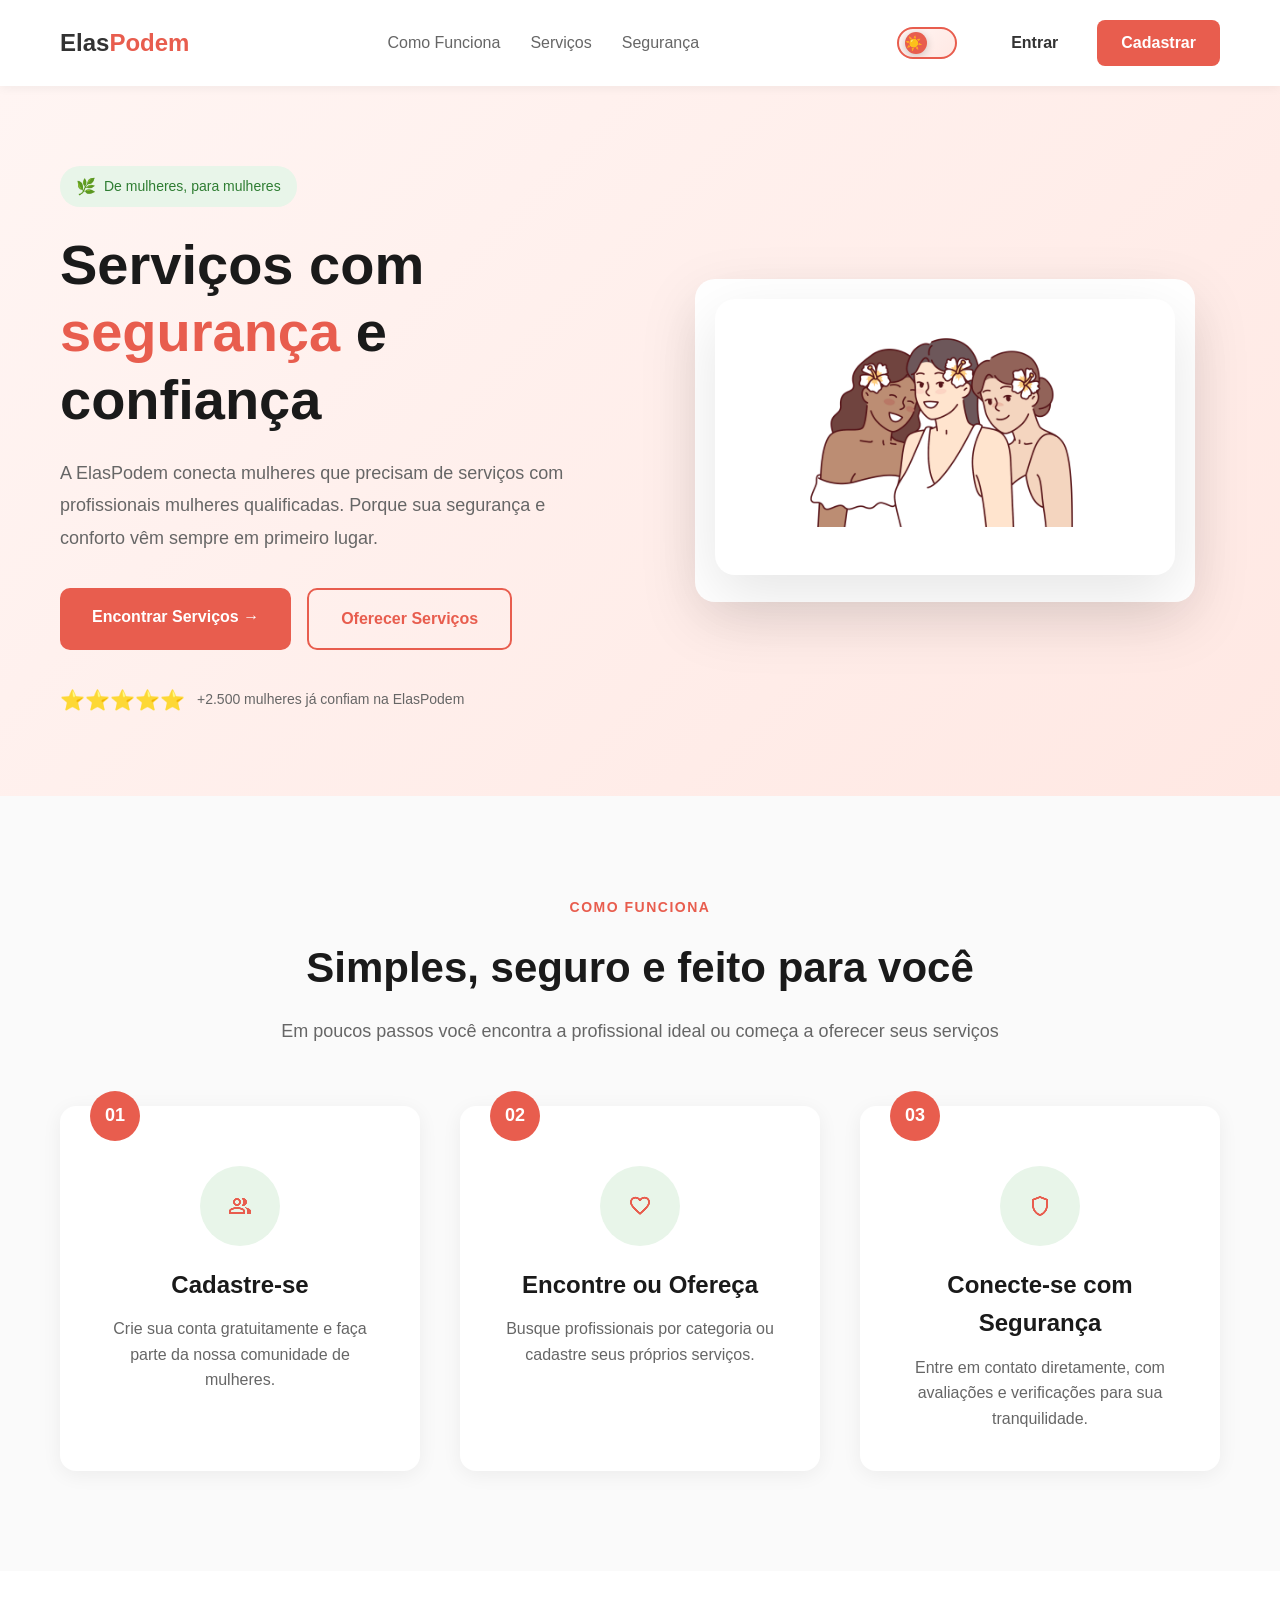
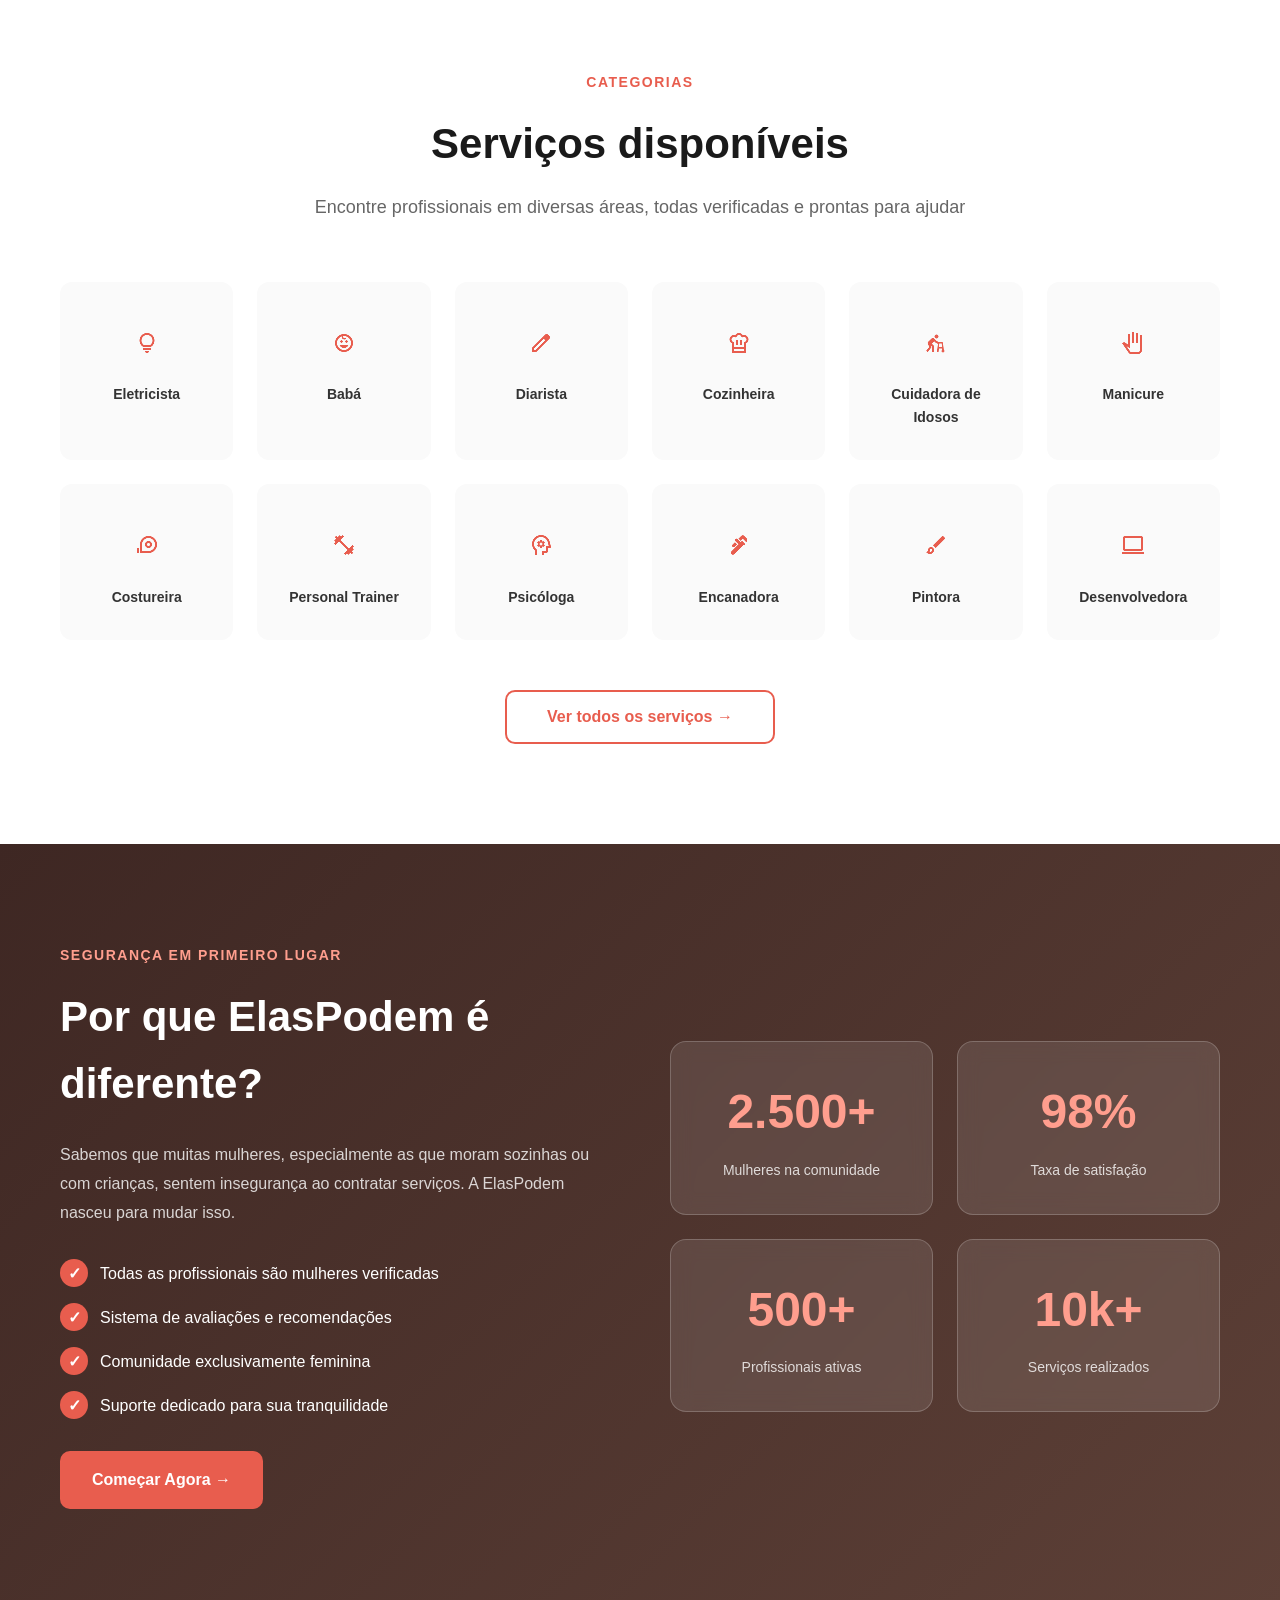
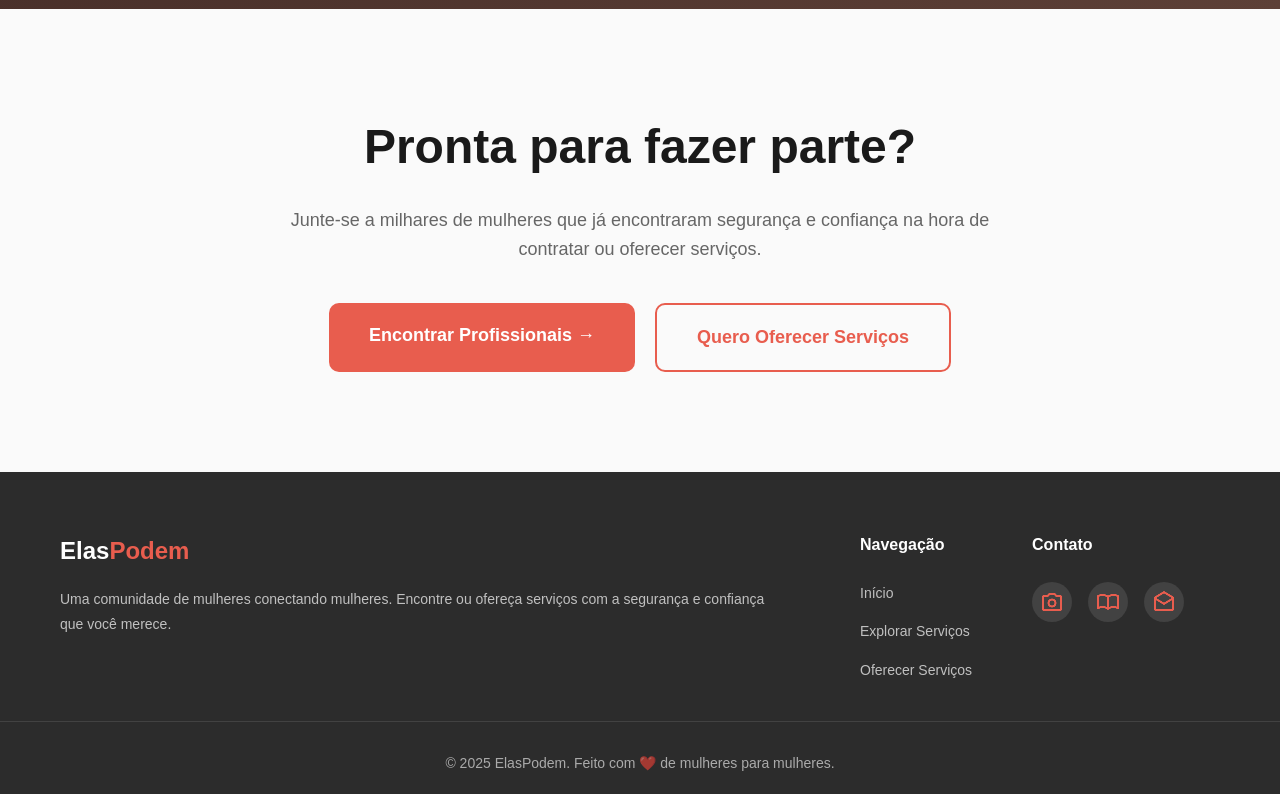
<file: entreelas/frontend/index.html>
<!DOCTYPE html>
<html lang="pt-BR">
<head>
    <meta charset="UTF-8">
    <meta name="viewport" content="width=device-width, initial-scale=1.0">
    <title>EntreElas - Serviços com Segurança e Confiança</title>
    <link rel="stylesheet" href="assets/css/style.css">
    <link rel="stylesheet" href="assets/css/landing.css">
    <link rel="stylesheet" href="assets/css/darkmode-universal.css">
</head>
<body>
    <header class="header">
        <div class="container">
            <div class="logo">
                <h1 class="logo-text">Elas<span class="logo-highlight">Podem</span></h1>
            </div>
            
            <nav class="nav" id="nav">
                <a href="#como-funciona" class="nav-link">Como Funciona</a>
                <a href="#servicos" class="nav-link">Serviços</a>
                <a href="#seguranca" class="nav-link">Segurança</a>
            </nav>

            <div class="header-buttons">
                <a href="pages/login.html" class="btn-entrar">Entrar</a>
                <a href="pages/cadastro.html" class="btn-cadastrar">Cadastrar</a>
            </div>

            <button class="mobile-menu-toggle" id="mobileMenuToggle">
                <span></span>
                <span></span>
                <span></span>
            </button>
        </div>
    </header>

    <section class="hero">
        <div class="container hero-container">
            <div class="hero-content">
                <div class="badge">
                    <span class="badge-icon">🌿</span>
                    <span>De mulheres, para mulheres</span>
                </div>
                
                <h2 class="hero-title">
                    Serviços com <span class="text-orange">segurança</span> e confiança
                </h2>
                
                <p class="hero-description">
                    A ElasPodem conecta mulheres que precisam de serviços com 
                    profissionais mulheres qualificadas. Porque sua segurança e 
                    conforto vêm sempre em primeiro lugar.
                </p>

                <div class="hero-buttons">
                    <a href="pages/cadastro.html" class="btn-primary">
                        Encontrar Serviços →
                    </a>
                    <a href="pages/cadastro.html" class="btn-secondary">
                        Oferecer Serviços
                    </a>
                </div>

                <div class="social-proof">
                    <div class="stars">⭐⭐⭐⭐⭐</div>
                    <p class="social-proof-text">+2.500 mulheres já confiam na ElasPodem</p>
                </div>
            </div>

            <div class="hero-image">
                <div class="image-placeholder">
                    <img src="./assets/images/mulheres.png" alt="">
                </div>
            </div>
        </div>
    </section>

    <section id="como-funciona" class="section-como-funciona">
        <div class="container">
            <p class="section-label">COMO FUNCIONA</p>
            <h3 class="section-title">Simples, seguro e feito para você</h3>
            <p class="section-subtitle">
                Em poucos passos você encontra a profissional ideal ou começa a oferecer seus serviços
            </p>

            <div class="steps">
                <div class="step">
                    <div class="step-number">01</div>
                    <div class="step-icon"><img src="./assets/images/profile3.png" alt=""></div>
                    <h4 class="step-title">Cadastre-se</h4>
                    <p class="step-description">
                        Crie sua conta gratuitamente e faça parte da nossa comunidade de mulheres.
                    </p>
                </div>

                <div class="step">
                    <div class="step-number">02</div>
                    <div class="step-icon"><img src="./assets/images/coracao3.png" alt=""></div>
                    <h4 class="step-title">Encontre ou Ofereça</h4>
                    <p class="step-description">
                        Busque profissionais por categoria ou cadastre seus próprios serviços.
                    </p>
                </div>

                <div class="step">
                    <div class="step-number">03</div>
                    <div class="step-icon"><img src="./assets/images/escudo2.png" alt=""></div>
                    <h4 class="step-title">Conecte-se com Segurança</h4>
                    <p class="step-description">
                        Entre em contato diretamente, com avaliações e verificações para sua tranquilidade.
                    </p>
                </div>
            </div>
        </div>
    </section>

    <section id="servicos" class="section-categorias">
        <div class="container">
            <p class="section-label">CATEGORIAS</p>
            <h3 class="section-title">Serviços disponíveis</h3>
            <p class="section-subtitle">
                Encontre profissionais em diversas áreas, todas verificadas e prontas para ajudar
            </p>

            <div class="categorias-grid">
                <div class="categoria-card">
                    <div class="categoria-icon"><img src="./assets/images/lampada2.png" alt=""></div>
                    <p class="categoria-nome">Eletricista</p>
                </div>
                <div class="categoria-card">
                    <div class="categoria-icon"><img src="./assets//images/bebe.png" alt=""></div>
                    <p class="categoria-nome">Babá</p>
                </div>
                <div class="categoria-card">
                    <div class="categoria-icon"><img src="./assets//images/lapis.png" alt=""></div>
                    <p class="categoria-nome">Diarista</p>
                </div>
                <div class="categoria-card">
                    <div class="categoria-icon"><img src="./assets/images/cozinheiro.png" alt=""></div>
                    <p class="categoria-nome">Cozinheira</p>
                </div>
                <div class="categoria-card">
                    <div class="categoria-icon"><img src="./assets/images/veio2.png" alt=""></div>
                    <p class="categoria-nome">Cuidadora de Idosos</p>
                </div>
                <div class="categoria-card">
                    <div class="categoria-icon"><img src="./assets/images/manicure.png" alt=""></div>
                    <p class="categoria-nome">Manicure</p>
                </div>
                <div class="categoria-card">
                    <div class="categoria-icon"><img src="./assets/images/costureira.png" alt=""></div>
                    <p class="categoria-nome">Costureira</p>
                </div>
                <div class="categoria-card">
                    <div class="categoria-icon"><img src="./assets/images/personal.png" alt=""></div>
                    <p class="categoria-nome">Personal Trainer</p>
                </div>
                <div class="categoria-card">
                    <div class="categoria-icon"><img src="./assets/images/psi.png" alt=""></div>
                    <p class="categoria-nome">Psicóloga</p>
                </div>
                <div class="categoria-card">
                    <div class="categoria-icon"><img src="./assets/images/encanadora.png" alt=""></div>
                    <p class="categoria-nome">Encanadora</p>
                </div>
                <div class="categoria-card">
                    <div class="categoria-icon"><img src="./assets/images/pintura.png" alt=""></div>
                    <p class="categoria-nome">Pintora</p>
                </div>
                <div class="categoria-card">
                    <div class="categoria-icon"><img src="./assets/images/computador.png" alt=""></div>
                    <p class="categoria-nome">Desenvolvedora</p>
                </div>
            </div>

            <button class="btn-ver-todos">Ver todos os serviços →</button>
        </div>
    </section>

    <section id="seguranca" class="section-seguranca">
        <div class="container seguranca-container">
            <div class="seguranca-content">
                <p class="section-label-light">SEGURANÇA EM PRIMEIRO LUGAR</p>
                <h3 class="section-title-light">Por que ElasPodem é diferente?</h3>
                
                <p class="seguranca-intro">
                    Sabemos que muitas mulheres, especialmente as que moram sozinhas ou com 
                    crianças, sentem insegurança ao contratar serviços. A ElasPodem nasceu para mudar isso.
                </p>

                <div class="seguranca-items">
                    <div class="seguranca-item">
                        <span class="check-icon">✓</span>
                        <span>Todas as profissionais são mulheres verificadas</span>
                    </div>
                    <div class="seguranca-item">
                        <span class="check-icon">✓</span>
                        <span>Sistema de avaliações e recomendações</span>
                    </div>
                    <div class="seguranca-item">
                        <span class="check-icon">✓</span>
                        <span>Comunidade exclusivamente feminina</span>
                    </div>
                    <div class="seguranca-item">
                        <span class="check-icon">✓</span>
                        <span>Suporte dedicado para sua tranquilidade</span>
                    </div>
                </div>

                <a href="pages/cadastro.html" class="btn-comecar">Começar Agora →</a>
            </div>

            <div class="seguranca-stats">
                <div class="stat-card">
                    <h4 class="stat-number">2.500+</h4>
                    <p class="stat-label">Mulheres na comunidade</p>
                </div>
                <div class="stat-card">
                    <h4 class="stat-number">98%</h4>
                    <p class="stat-label">Taxa de satisfação</p>
                </div>
                <div class="stat-card">
                    <h4 class="stat-number">500+</h4>
                    <p class="stat-label">Profissionais ativas</p>
                </div>
                <div class="stat-card">
                    <h4 class="stat-number">10k+</h4>
                    <p class="stat-label">Serviços realizados</p>
                </div>
            </div>
        </div>
    </section>

    <section class="section-cta">
        <div class="container cta-container">
            <h3 class="cta-title">Pronta para fazer parte?</h3>
            <p class="cta-description">
                Junte-se a milhares de mulheres que já encontraram segurança e confiança 
                na hora de contratar ou oferecer serviços.
            </p>
            <div class="cta-buttons">
                <a href="pages/cadastro.html" class="btn-primary-large">Encontrar Profissionais →</a>
                <a href="pages/cadastro.html" class="btn-secondary-large">Quero Oferecer Serviços</a>
            </div>
        </div>
    </section>

    <footer class="footer">
        <div class="container footer-container">
            <div class="footer-brand">
                <div class="logo">
                    <h1 class="logo-text">Elas<span class="logo-highlight">Podem</span></h1>
                </div>
                <p class="footer-description">
                    Uma comunidade de mulheres conectando mulheres. 
                    Encontre ou ofereça serviços com a segurança e confiança 
                    que você merece.
                </p>
            </div>

            <div class="footer-links">
                <div class="footer-column">
                    <h4 class="footer-title">Navegação</h4>
                    <a href="#inicio" class="footer-link">Início</a>
                    <a href="#servicos" class="footer-link">Explorar Serviços</a>
                    <a href="pages/cadastro.html" class="footer-link">Oferecer Serviços</a>
                </div>

                <div class="footer-column">
                    <h4 class="footer-title">Contato</h4>
                    <div class="social-icons">
                        <a href="#" class="social-icon"><img src="./assets/images/camera.png" alt=""></a>
                        <a href="#" class="social-icon"><img src="./assets/images/book2.png" alt=""></a>
                        <a href="#" class="social-icon"><img src="./assets/images/email.png" alt=""></a>
                    </div>
                </div>
            </div>
        </div>

        <div class="footer-bottom">
            <p>© 2025 ElasPodem. Feito com ❤️ de mulheres para mulheres.</p>
        </div>
    </footer>

    <script src="assets/js/main.js"></script>
    <script src="assets/js/darkmode-universal.js"></script>
</body>
</html>
</file>
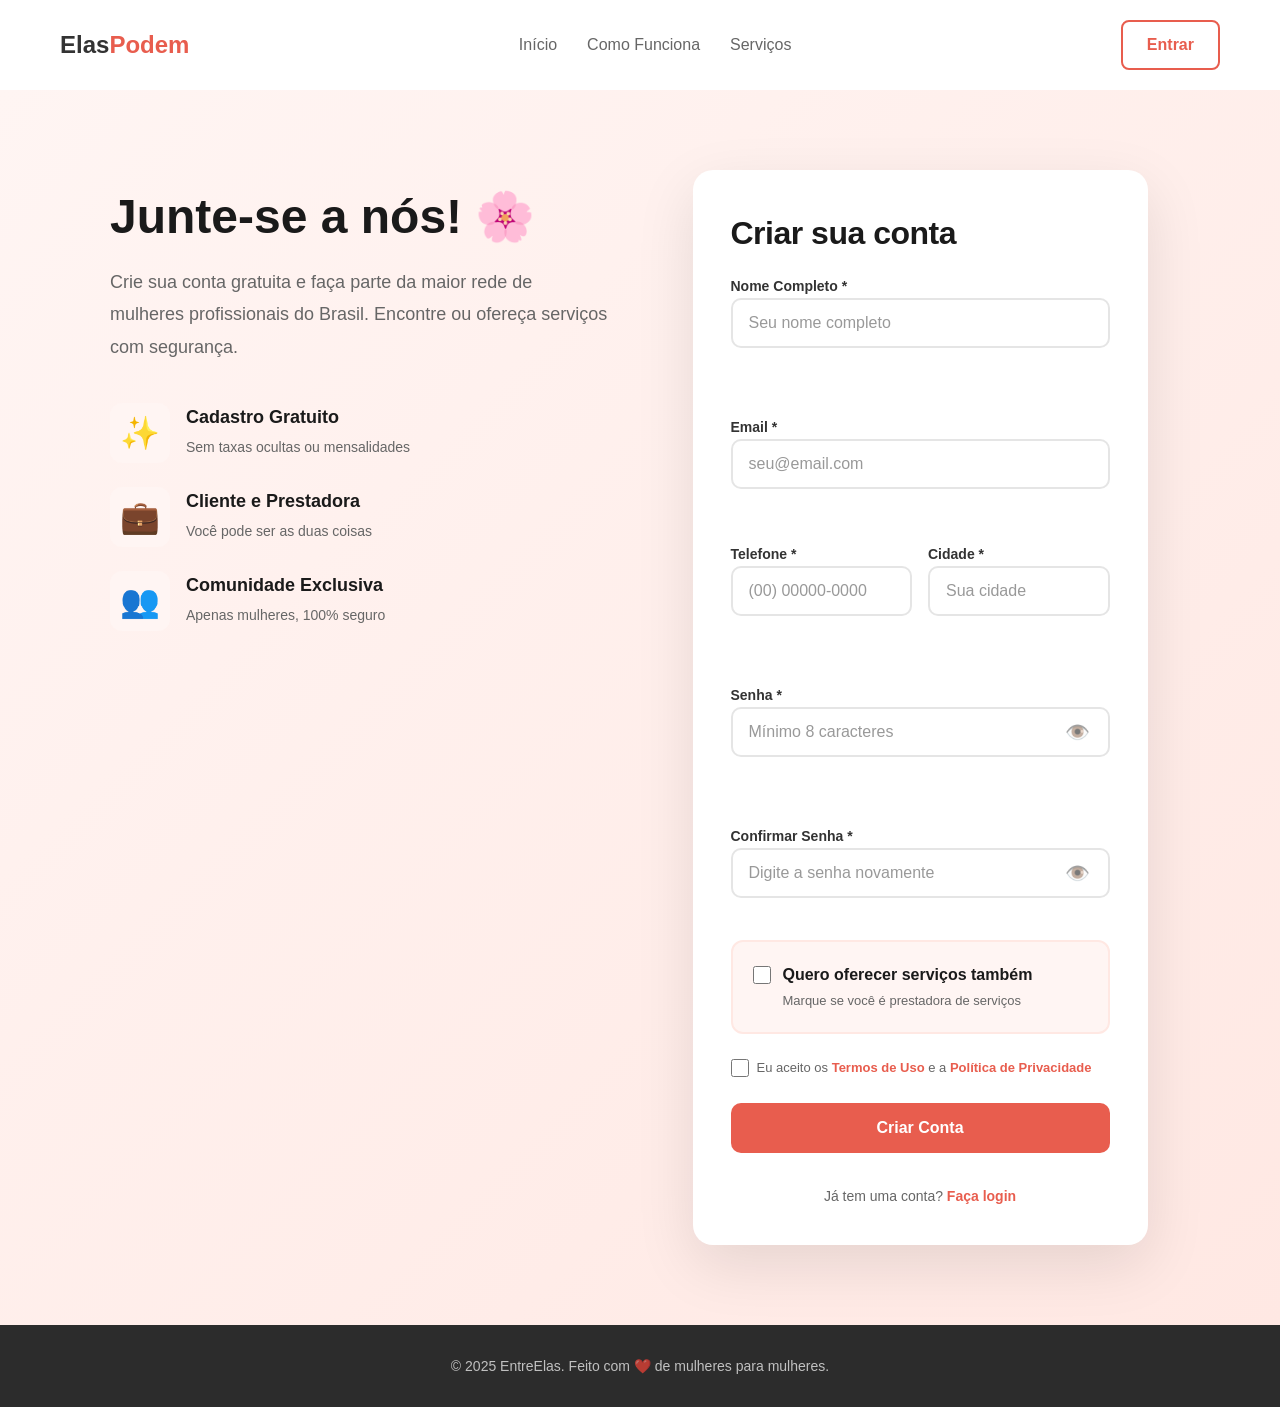
<file: entreelas/frontend/pages/cadastro.html>
<html lang="pt-BR">
<head>
    <meta charset="UTF-8">
    <meta name="viewport" content="width=device-width, initial-scale=1.0">
    <title>Cadastrar - EntreElas</title>
    <link rel="stylesheet" href="../assets/css/style.css">
    <link rel="stylesheet" href="../assets/css/login.css">
    <link rel="stylesheet" href="../assets/css/cadastro.css">
</head>
<body>
    <header class="header">
        <div class="container">
            <a href="../index.html" class="logo">
                <h1 class="logo-text">Elas<span class="logo-highlight">Podem</span></h1>
            </a>
            
            <nav class="nav">
                <a href="../index.html" class="nav-link">Início</a>
                <a href="../index.html#como-funciona" class="nav-link">Como Funciona</a>
                <a href="../index.html#servicos" class="nav-link">Serviços</a>
            </nav>

            <div class="header-buttons">
                <a href="login.html" class="btn-entrar-header">Entrar</a>
            </div>
        </div>
    </header>

    <section class="login-section cadastro-section">
        <div class="container">
            <div class="login-container">
                <div class="login-info">
                    <div class="info-content">
                        <h2 class="info-title">Junte-se a nós! 🌸</h2>
                        <p class="info-description">
                            Crie sua conta gratuita e faça parte da maior rede de 
                            mulheres profissionais do Brasil. Encontre ou ofereça 
                            serviços com segurança.
                        </p>
                        
                        <div class="info-features">
                            <div class="feature-item">
                                <span class="feature-icon">✨</span>
                                <div>
                                    <h4>Cadastro Gratuito</h4>
                                    <p>Sem taxas ocultas ou mensalidades</p>
                                </div>
                            </div>
                            <div class="feature-item">
                                <span class="feature-icon">💼</span>
                                <div>
                                    <h4>Cliente e Prestadora</h4>
                                    <p>Você pode ser as duas coisas</p>
                                </div>
                            </div>
                            <div class="feature-item">
                                <span class="feature-icon">👥</span>
                                <div>
                                    <h4>Comunidade Exclusiva</h4>
                                    <p>Apenas mulheres, 100% seguro</p>
                                </div>
                            </div>
                        </div>
                    </div>
                </div>

                <div class="login-form-container">
                    <div class="form-card">
                        <h1 class="form-title">Criar sua conta</h1>

                        <form id="cadastroForm" class="form">
                            <div id="messageContainer"></div>

                            <div class="form-group">
                                <label for="nome" class="form-label">Nome Completo *</label>
                                <input 
                                    type="text" 
                                    id="nome" 
                                    name="nome" 
                                    class="form-input" 
                                    placeholder="Seu nome completo"
                                    required
                                    aria-required="true"
                                    minlength="3"
                                >
                                <span class="form-error" id="nomeError"></span>
                            </div>

                            <div class="form-group">
                                <label for="email" class="form-label">Email *</label>
                                <input 
                                    type="email" 
                                    id="email" 
                                    name="email" 
                                    class="form-input" 
                                    placeholder="seu@email.com"
                                    required
                                    aria-required="true"
                                >
                                <span class="form-error" id="emailError"></span>
                            </div>

                            <div class="form-row">
                                <div class="form-group">
                                    <label for="telefone" class="form-label">Telefone *</label>
                                    <input 
                                        type="tel" 
                                        id="telefone" 
                                        name="telefone" 
                                        class="form-input" 
                                        placeholder="(00) 00000-0000"
                                        required
                                        aria-required="true"
                                        maxlength="15"
                                    >
                                    <span class="form-error" id="telefoneError"></span>
                                </div>

                                <div class="form-group">
                                    <label for="cidade" class="form-label">Cidade *</label>
                                    <input 
                                        type="text" 
                                        id="cidade" 
                                        name="cidade" 
                                        class="form-input" 
                                        placeholder="Sua cidade"
                                        required
                                        aria-required="true"
                                    >
                                    <span class="form-error" id="cidadeError"></span>
                                </div>
                            </div>

                            <div class="form-group">
                                <label for="senha" class="form-label">Senha *</label>
                                <div class="password-wrapper">
                                    <input 
                                        type="password" 
                                        id="senha" 
                                        name="senha" 
                                        class="form-input" 
                                        placeholder="Mínimo 8 caracteres"
                                        required
                                        aria-required="true"
                                        minlength="8"
                                    >
                                    <button type="button" class="toggle-password" id="togglePassword">
                                        👁️
                                    </button>
                                </div>
                                <span class="form-error" id="senhaError"></span>
                            </div>

                            <div class="form-group">
                                <label for="confirmarSenha" class="form-label">Confirmar Senha *</label>
                                <div class="password-wrapper">
                                    <input 
                                        type="password" 
                                        id="confirmarSenha" 
                                        name="confirmarSenha" 
                                        class="form-input" 
                                        placeholder="Digite a senha novamente"
                                        required
                                        aria-required="true"
                                        minlength="8"
                                    >
                                    <button type="button" class="toggle-password" id="toggleConfirmPassword">
                                        👁️
                                    </button>
                                </div>
                                <span class="form-error" id="confirmarSenhaError"></span>
                            </div>

                            <div class="prestadora-section">
                                <label class="checkbox-container prestadora-checkbox">
                                    <input type="checkbox" id="ehPrestadora" name="ehPrestadora">
                                   
                                    <div>
                                        <strong>Quero oferecer serviços também</strong>
                                        <p class="checkbox-description">Marque se você é prestadora de serviços</p>
                                    </div>
                                </label>
                            </div>

                            <div id="prestadoraFields" class="prestadora-fields" style="display: none;">
                                <div class="form-group">
                                    <label for="areaAtuacao" class="form-label">Área de Atuação</label>
                                    <select id="areaAtuacao" name="areaAtuacao" class="form-input">
                                        <option value="">Selecione uma área</option>
                                        <option value="Eletricista">Eletricista</option>
                                        <option value="Babá">Babá</option>
                                        <option value="Diarista">Diarista</option>
                                        <option value="Cozinheira">Cozinheira</option>
                                        <option value="Cuidadora de Idosos">Cuidadora de Idosos</option>
                                        <option value="Manicure">Manicure</option>
                                        <option value="Costureira">Costureira</option>
                                        <option value="Personal Trainer">Personal Trainer</option>
                                        <option value="Psicóloga">Psicóloga</option>
                                        <option value="Encanadora">Encanadora</option>
                                        <option value="Pintora">Pintora</option>
                                        <option value="Desenvolvedora">Desenvolvedora</option>
                                        <option value="Outra">Outra</option>
                                    </select>
                                    <span class="form-error" id="areaAtuacaoError"></span>
                                </div>

                                <div class="form-group">
                                    <label for="descricaoProfissional" class="form-label">Descrição Profissional</label>
                                    <textarea 
                                        id="descricaoProfissional" 
                                        name="descricaoProfissional" 
                                        class="form-input form-textarea" 
                                        placeholder="Conte um pouco sobre sua experiência e serviços..."
                                        rows="4"
                                    ></textarea>
                                    <span class="form-error" id="descricaoProfissionalError"></span>
                                </div>
                            </div>

                            <label class="checkbox-container">
                                <input type="checkbox" id="termos" name="termos" required>
                                <span class="terms-text">
                                    Eu aceito os <a href="#" class="link-primary">Termos de Uso</a> e a 
                                    <a href="#" class="link-primary">Política de Privacidade</a>
                                </span>
                            </label>

                            <button type="submit" class="btn-submit" id="btnSubmit">
                                <span id="btnText">Criar Conta</span>
                                <span id="btnLoader" class="loader" style="display: none;"></span>
                            </button>

                            <div class="form-footer">
                                <p>Já tem uma conta? 
                                    <a href="login.html" class="link-primary">Faça login</a>
                                </p>
                            </div>
                        </form>
                    </div>
                </div>
            </div>
        </div>
    </section>

    <footer class="footer">
        <div class="container">
            <p class="footer-text">© 2025 EntreElas. Feito com ❤️ de mulheres para mulheres.</p>
        </div>
    </footer>

    <script src="../assets/js/main.js"></script>
    <script src="../assets/js/auth.js"></script>
</body>
</html>
</file>
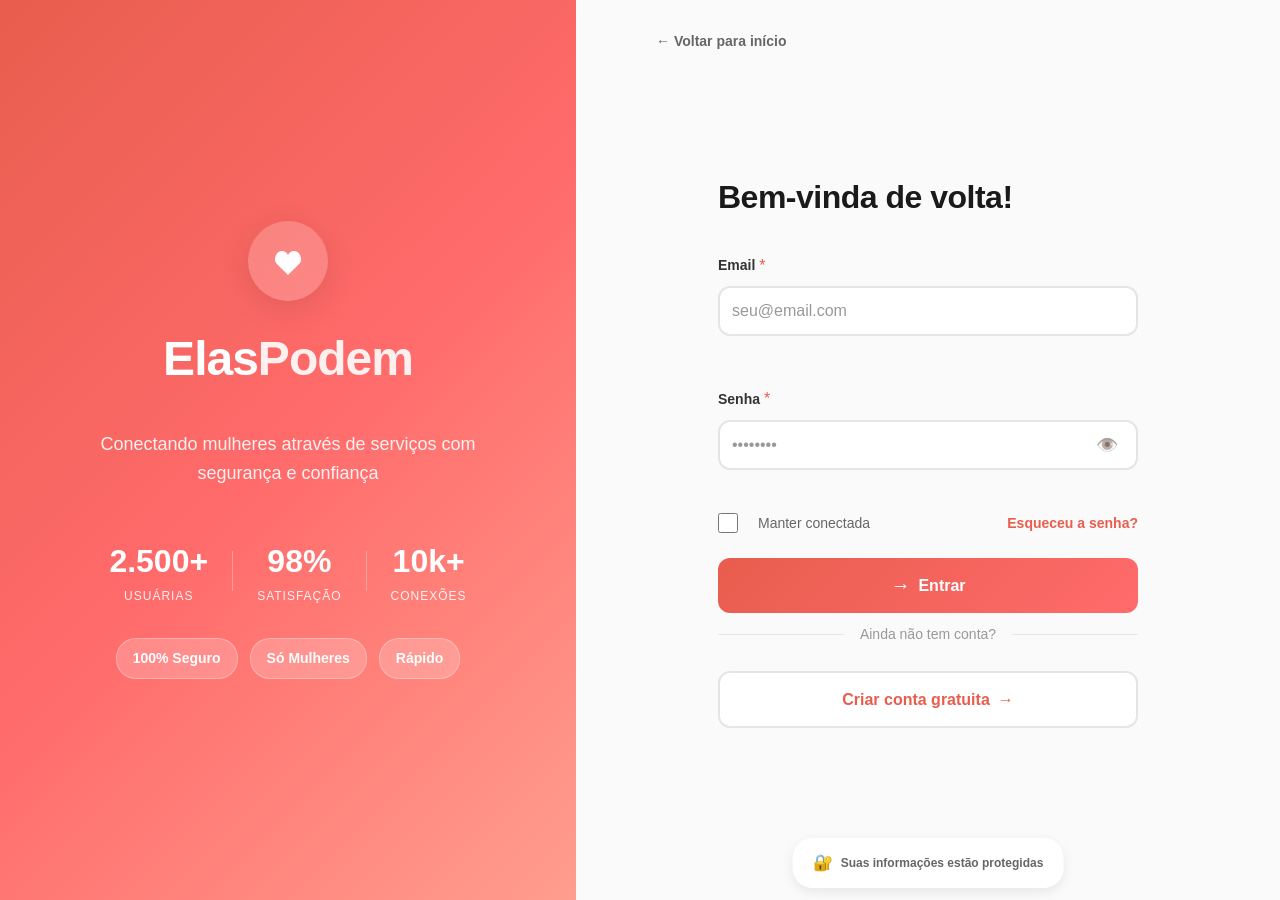
<file: entreelas/frontend/pages/dashboard.html>
<!DOCTYPE html>
<html lang="pt-BR">
<head>
    <meta charset="UTF-8">
    <meta name="viewport" content="width=device-width, initial-scale=1.0">
    <title>Dashboard - ElasPodem</title>
    <link rel="stylesheet" href="../assets/css/style.css">
    <link rel="stylesheet" href="../assets/css/dashboard.css">
</head>
<body>
    <header class="header-dashboard">
        <div class="container">
            <a href="dashboard.html" class="logo">
                <h1 class="logo-text">Elas<span class="logo-highlight">Podem</span></h1>
            </a>
            
            <nav class="nav-dashboard">
                <a href="dashboard.html" class="nav-link active">Início</a>
                <a href="meus-servicos.html" class="nav-link">Meus Serviços</a>
                <a href="solicitacoes.html" class="nav-link">Solicitações</a>
                <a href="perfil.html" class="nav-link">Perfil</a>
            </nav>

            <div class="header-actions">
                <div class="user-info" id="userInfo">
                    <span class="user-avatar"><img src="../assets/images/profile3.png" alt=""></span>
                    <span class="user-name" id="userName">Carregando...</span>
                </div>
                <button class="btn-logout" id="btnLogout">Sair</button>
            </div>
        </div>
    </header>

    <section class="hero-dashboard">
        <div class="container">
            <h2 class="hero-title">Olá, <span id="welcomeName">bem-vinda</span>!</h2>
            <p class="hero-subtitle">Encontre profissionais qualificadas ou gerencie seus serviços</p>
            
            <div class="search-box">
                <input 
                    type="text" 
                    id="searchInput" 
                    class="search-input" 
                    placeholder="Buscar por serviço, profissional ou cidade..."
                >
                <button class="search-btn" id="btnSearch"><img src="../assets/images/search_30dp_FFFFFF_FILL0_wght400_GRAD0_opsz24.svg" alt="Buscar"></button>
            </div>
        </div>
    </section>

    <section class="filters-section">
        <div class="container">
            <div class="filters">
                <select id="filterCategoria" class="filter-select">
                    <option value="">Todas as categorias</option>
                    <option value="Eletricista">Eletricista</option>
                    <option value="Babá">Babá</option>
                    <option value="Diarista">Diarista</option>
                    <option value="Cozinheira">Cozinheira</option>
                    <option value="Cuidadora de Idosos">Cuidadora de Idosos</option>
                    <option value="Manicure">Manicure</option>
                    <option value="Costureira">Costureira</option>
                    <option value="Personal Trainer">Personal Trainer</option>
                    <option value="Psicóloga">Psicóloga</option>
                    <option value="Encanadora">Encanadora</option>
                    <option value="Pintora">Pintora</option>
                    <option value="Desenvolvedora">Desenvolvedora</option>
                </select>

                <select id="filterCidade" class="filter-select">
                    <option value="">Todas as cidades</option>
                </select>

                <button class="btn-clear-filters" id="btnClearFilters">Limpar Filtros</button>
            </div>
        </div>
    </section>

    <section class="services-section">
        <div class="container">
            <h3 class="section-title">Serviços Disponíveis</h3>
            
            <div id="loadingServices" class="loading" style="display: none;">
                <div class="spinner"></div>
                <p>Carregando serviços...</p>
            </div>

            <div id="emptyState" class="empty-state" style="display: none;">    
                <span class="empty-icon">🔍</span>
                <h4>Nenhum serviço encontrado</h4>
                <p>Tente ajustar os filtros ou buscar por outros termos</p>
            </div>

            <div id="servicesGrid" class="services-grid">
            </div>
        </div>
    </section>

    <div id="modalSolicitacao" class="modal">
        <div class="modal-content">
            <div class="modal-header">
                <h3>Solicitar Serviço</h3>
                <button class="modal-close" id="closeModal">&times;</button>
            </div>
            
            <div class="modal-body">
                <div class="service-info" id="modalServiceInfo">
                </div>

                <form id="formSolicitacao">
                    <div class="form-group">
                        <label for="mensagem">Mensagem (opcional)</label>
                        <textarea 
                            id="mensagem" 
                            name="mensagem" 
                            rows="4" 
                            class="form-input"
                            placeholder="Descreva o que você precisa, horários disponíveis, etc..."
                        ></textarea>
                    </div>

                    <div id="modalMessage"></div>

                    <div class="modal-footer">
                        <button type="button" class="btn-secondary" id="btnCancelar">Cancelar</button>
                        <button type="submit" class="btn-primary" id="btnEnviarSolicitacao">
                            <span id="btnSolicitarText">Enviar Solicitação</span>
                            <span id="btnSolicitarLoader" class="loader" style="display: none;"></span>
                        </button>
                    </div>
                </form>
            </div>
        </div>
    </div>

    <script src="../assets/js/dashboard.js"></script>
</body>
</html>
</file>
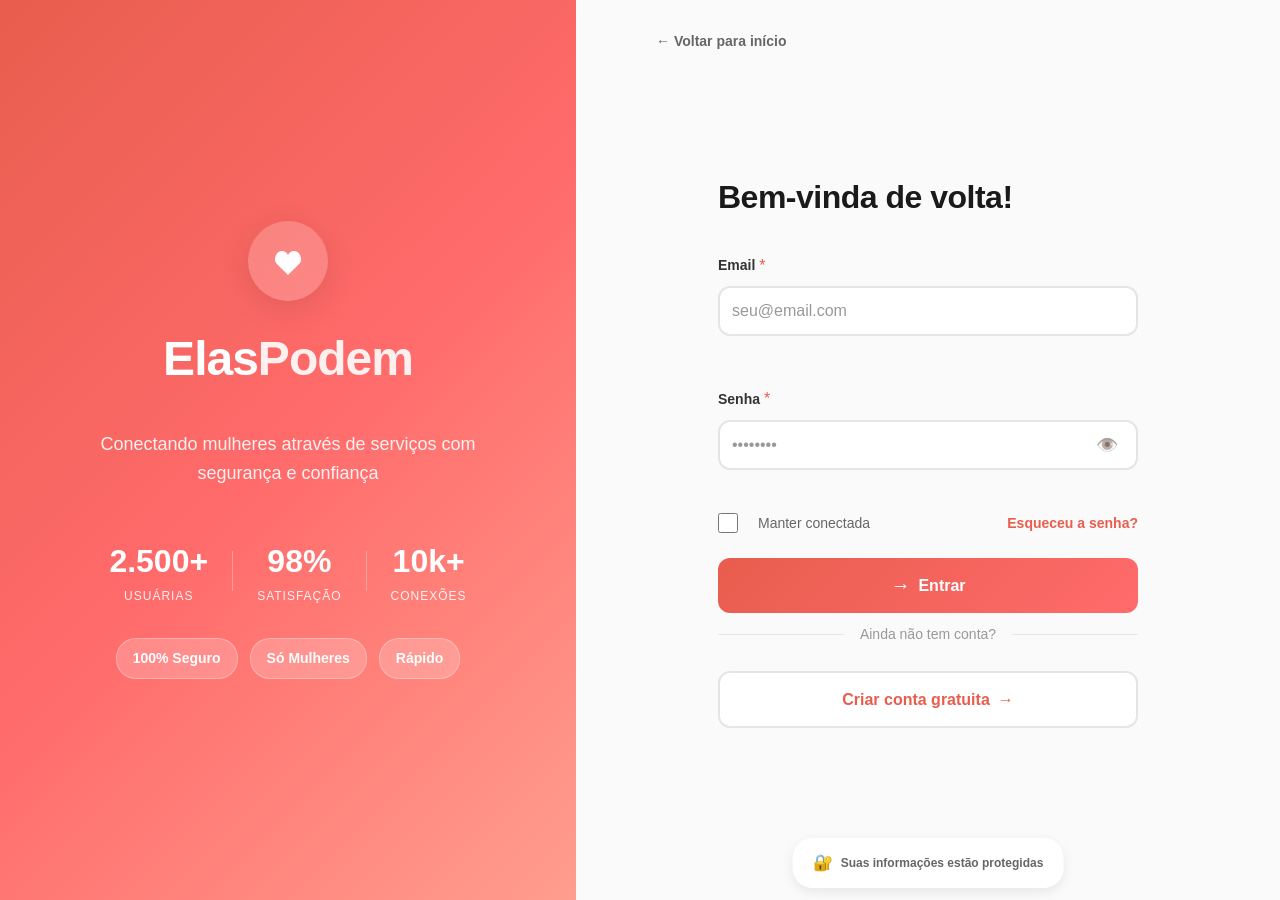
<file: entreelas/frontend/pages/login.html>
<!DOCTYPE html>
<html lang="pt-BR">
<head>
    <meta charset="UTF-8">
    <meta name="viewport" content="width=device-width, initial-scale=1.0">
    <title>Entrar - ElasPodem</title>
    <link rel="stylesheet" href="../assets/css/style.css">
    <link rel="stylesheet" href="../assets/css/login.css">
    <link rel="stylesheet" href="../assets/css/darkmode-universal.css">
</head>
<body>
    <div class="login-wrapper">
        <div class="login-brand-side">
            <div class="brand-content">
                
                <div class="brand-logo">
                    <div class="logo-circle">
                        <svg viewBox="0 0 100 100" class="heart-svg">
                            <path d="M50 85 L20 55 Q15 45 20 35 Q25 25 35 25 Q45 25 50 35 Q55 25 65 25 Q75 25 80 35 Q85 45 80 55 Z" fill="white"/>
                        </svg>
                    </div>
                    <h1 class="brand-title">
                        Elas<span class="brand-highlight">Podem</span>
                    </h1>
                </div>

                <div class="brand-tagline">
                    <p>Conectando mulheres através de serviços com segurança e confiança</p>
                </div>

                <div class="brand-stats">
                    <div class="stat-item">
                        <span class="stat-number">2.500+</span>
                        <span class="stat-label">Usuárias</span>
                    </div>
                    <div class="stat-divider"></div>
                    <div class="stat-item">
                        <span class="stat-number">98%</span>
                        <span class="stat-label">Satisfação</span>
                    </div>
                    <div class="stat-divider"></div>
                    <div class="stat-item">
                        <span class="stat-number">10k+</span>
                        <span class="stat-label">Conexões</span>
                    </div>
                </div>

                <div class="brand-features">
                    <div class="feature-chip">100% Seguro</div>
                    <div class="feature-chip">Só Mulheres</div>
                    <div class="feature-chip">Rápido</div>
                </div>
            </div>
        </div>

        <div class="login-form-side">
            <a href="../index.html" class="back-link">
                ← Voltar para início
            </a>

            <div class="form-wrapper">
                <div class="form-header">
                    <h2 class="form-title">Bem-vinda de volta!</h2>
                </div>

                <form id="loginForm" class="modern-form">
                    <div id="messageContainer"></div>

                    <div class="input-group">
                        <label for="email" class="input-label">
                            <span class="label-text">Email</span>
                            <span class="label-required">*</span>
                        </label>
                        <div class="input-wrapper">
                            <span class="input-icon"></span>
                            <input 
                                type="email" 
                                id="email" 
                                name="email" 
                                class="modern-input" 
                                placeholder="seu@email.com"
                                required
                                autocomplete="email"
                            >
                        </div>
                        <span class="input-error" id="emailError"></span>
                    </div>

                    <div class="input-group">
                        <label for="senha" class="input-label">
                            <span class="label-text">Senha</span>
                            <span class="label-required">*</span>
                        </label>
                        <div class="input-wrapper">
                            <span class="input-icon"></span>
                            <input 
                                type="password" 
                                id="senha" 
                                name="senha" 
                                class="modern-input" 
                                placeholder="••••••••"
                                required
                                autocomplete="current-password"
                            >
                            <button type="button" class="toggle-visibility" id="togglePassword">
                                <span class="eye-icon">👁️</span>
                            </button>
                        </div>
                        <span class="input-error" id="senhaError"></span>
                    </div>

                    <div class="form-options">
                        <label class="custom-checkbox">
                            <input type="checkbox" id="lembrar">
                            <span class="checkbox-mark"></span>
                            <span class="checkbox-label">Manter conectada</span>
                        </label>
                        <a href="#" class="link-secondary">Esqueceu a senha?</a>
                    </div>

                    <button type="submit" class="submit-button" id="btnSubmit">
                        <span class="button-content" id="btnText">
                            <span class="button-icon">→</span>
                            <span>Entrar</span>
                        </span>
                        <span class="button-loader" id="btnLoader"></span>
                    </button>
                </form>

                <div class="form-footer">
                    <div class="divider">
                        <span class="divider-text">Ainda não tem conta?</span>
                    </div>
                    <a href="cadastro.html" class="link-create-account">
                        Criar conta gratuita
                        <span class="link-arrow">→</span>
                    </a>
                </div>
            </div>

            <div class="security-badge">
                <span class="badge-icon">🔐</span>
                <span class="badge-text">Suas informações estão protegidas</span>
            </div>
        </div>
    </div>

    <script src="../assets/js/main.js"></script>
    <script src="../assets/js/auth.js"></script>
    <script src="../assets/js/darkmode-universal.js"></script>
</body>
</html>
</file>
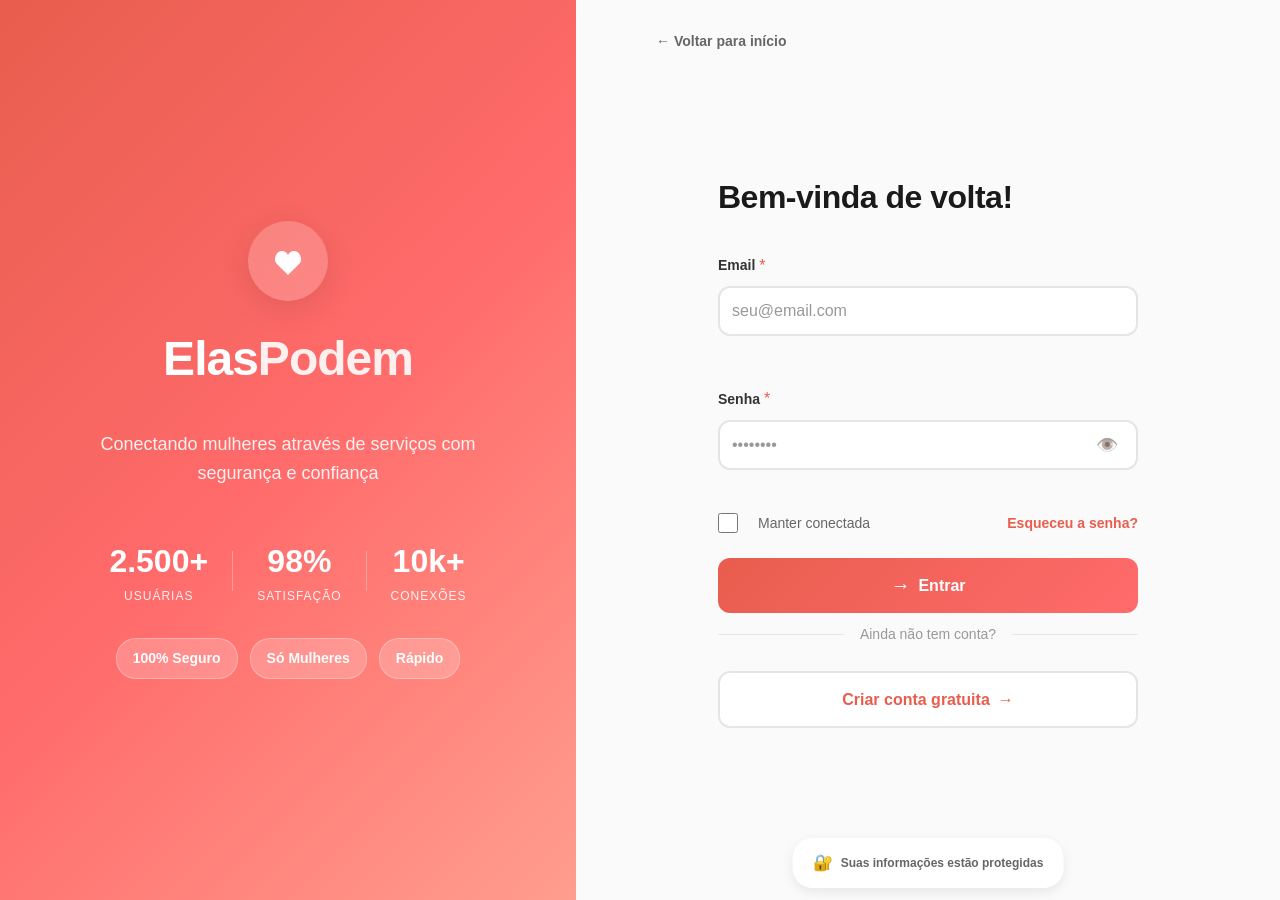
<file: entreelas/frontend/pages/meus-servicos.html>
<!DOCTYPE html>
<html lang="pt-BR">
<head>
    <meta charset="UTF-8">
    <meta name="viewport" content="width=device-width, initial-scale=1.0">
    <title>Meus Serviços - ElasPodem</title>
    <link rel="stylesheet" href="../assets/css/style.css">
    <link rel="stylesheet" href="../assets/css/dashboard.css">
    <link rel="stylesheet" href="../assets/css/meus-servicos.css">
</head>
<body>
    <header class="header-dashboard">
        <div class="container">
            <a href="dashboard.html" class="logo">
                <h1 class="logo-text">Elas<span class="logo-highlight">Podem</span></h1>
            </a>
            
            <nav class="nav-dashboard">
                <a href="dashboard.html" class="nav-link">Início</a>
                <a href="meus-servicos.html" class="nav-link active">Meus Serviços</a>
                <a href="solicitacoes.html" class="nav-link">Solicitações</a>
                <a href="perfil.html" class="nav-link"> Perfil</a>
            </nav>

            <div class="header-actions">
                <div class="user-info">
                    <span class="user-avatar"><img src="../assets/images/profile3.png" alt=""></span>
                    <span class="user-name" id="userName">Carregando...</span>
                </div>
                <button class="btn-logout" id="btnLogout">Sair</button>
            </div>
        </div>
    </header>

    <section class="meus-servicos-section">
        <div class="container">
            <div class="page-header">
                <h2 class="page-title">Meus Serviços</h2>
                <button class="btn-add-servico" id="btnAddServico">
                    Adicionar Serviço
                </button>
            </div>

            <div id="loadingServicos" class="loading" style="display: none;">
                <div class="spinner"></div>
                <p>Carregando serviços...</p>
            </div>

            <div id="emptyServicos" class="empty-state" style="display: none;">
                <span class="empty-icon">📦</span>
                <h4>Você ainda não tem serviços cadastrados</h4>
                <p>Adicione seu primeiro serviço e comece a receber solicitações</p>
            </div>

            <div id="servicosGrid" class="servicos-grid"></div>
        </div>
    </section>

    <div id="modalServico" class="modal">
        <div class="modal-content modal-large">
            <div class="modal-header">
                <h3 id="modalTitle">Adicionar Serviço</h3>
                <button class="modal-close" id="closeModal">&times;</button>
            </div>
            
            <div class="modal-body">
                <form id="formServico">
                    <input type="hidden" id="servicoId" value="">

                    <div class="form-group">
                        <label for="titulo">Título do Serviço *</label>
                        <input 
                            type="text" 
                            id="titulo" 
                            name="titulo" 
                            class="form-input"
                            placeholder="Ex: Manicure e Pedicure Completa"
                            required
                            minlength="5"
                        >
                        <span class="form-error" id="tituloError"></span>
                    </div>

                    <div class="form-group">
                        <label for="categoria">Categoria *</label>
                        <select id="categoria" name="categoria" class="form-input" required>
                            <option value="">Selecione uma categoria</option>
                            <option value="Eletricista">Eletricista</option>
                            <option value="Babá">Babá</option>
                            <option value="Diarista">Diarista</option>
                            <option value="Cozinheira">Cozinheira</option>
                            <option value="Cuidadora de Idosos">Cuidadora de Idosos</option>
                            <option value="Manicure">Manicure</option>
                            <option value="Costureira">Costureira</option>
                            <option value="Personal Trainer">Personal Trainer</option>
                            <option value="Psicóloga">Psicóloga</option>
                            <option value="Encanadora">Encanadora</option>
                            <option value="Pintora">Pintora</option>
                            <option value="Jardineira">Jardineira</option>
                            <option value="Outra">Outra</option>
                        </select>
                        <span class="form-error" id="categoriaError"></span>
                    </div>

                    <div class="form-group">
                        <label for="descricao">Descrição Detalhada *</label>
                        <textarea 
                            id="descricao" 
                            name="descricao" 
                            class="form-input form-textarea"
                            placeholder="Descreva seu serviço, sua experiência, o que está incluso..."
                            rows="5"
                            required
                            minlength="20"
                        ></textarea>
                        <span class="form-error" id="descricaoError"></span>
                    </div>

                    <div class="form-row">
                        <div class="form-group">
                            <label for="precoEstimado">Preço Estimado (R$)</label>
                            <input 
                                type="number" 
                                id="precoEstimado" 
                                name="precoEstimado" 
                                class="form-input"
                                placeholder="0.00"
                                step="0.01"
                                min="0"
                            >
                        </div>

                        <div class="form-group">
                            <label for="localizacao">Localização *</label>
                            <input 
                                type="text" 
                                id="localizacao" 
                                name="localizacao" 
                                class="form-input"
                                placeholder="Cidade"
                                required
                            >
                            <span class="form-error" id="localizacaoError"></span>
                        </div>
                    </div>

                    <div id="modalMessage"></div>

                    <div class="modal-footer">
                        <button type="button" class="btn-secondary" id="btnCancelar">Cancelar</button>
                        <button type="submit" class="btn-primary" id="btnSalvar">
                            <span id="btnSalvarText">Salvar Serviço</span>
                            <span id="btnSalvarLoader" class="loader" style="display: none;"></span>
                        </button>
                    </div>
                </form>
            </div>
        </div>
    </div>

    <script src="../assets/js/meus-servicos.js"></script>
</body>
</html>
</file>
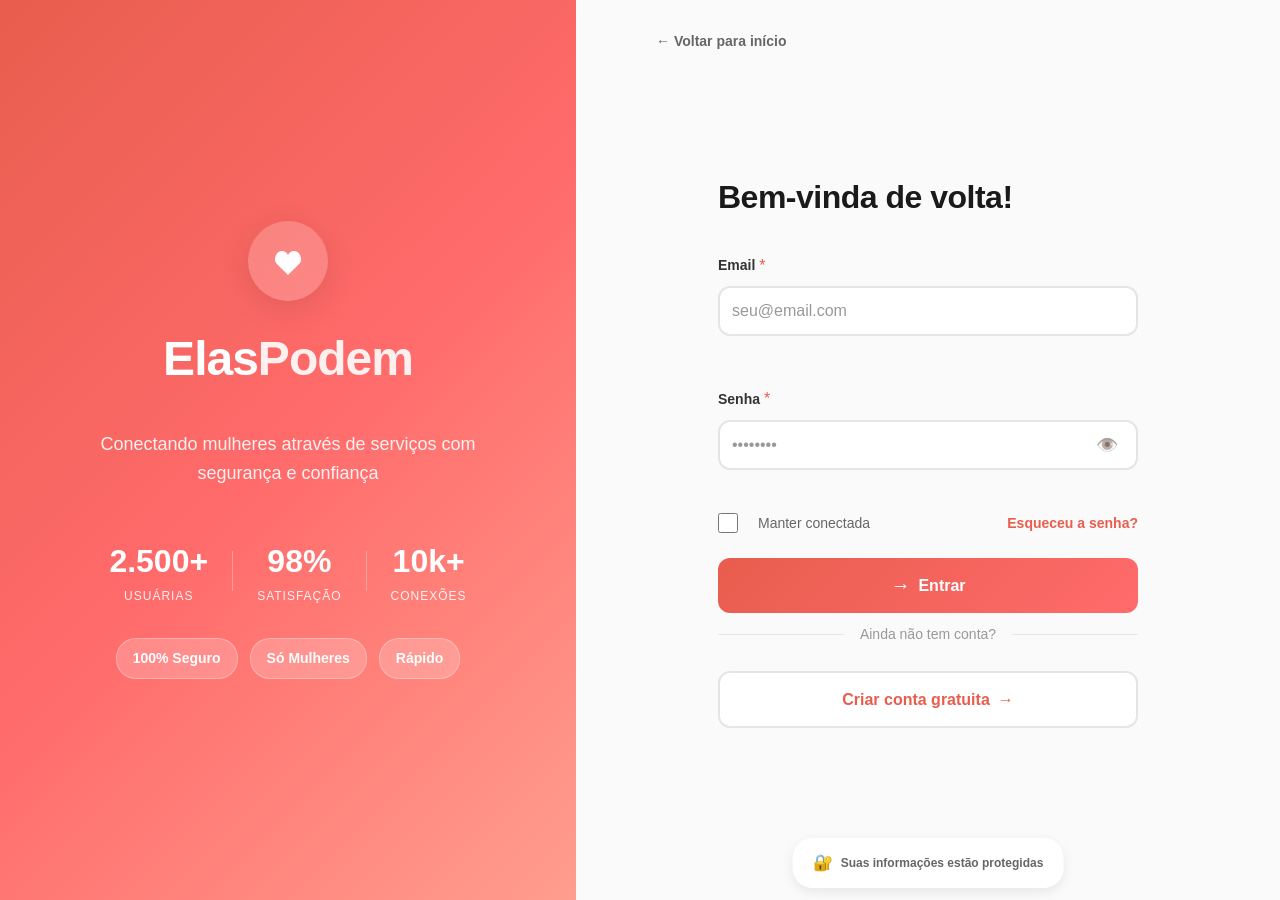
<file: entreelas/frontend/pages/perfil.html>
<!DOCTYPE html>
<html lang="pt-BR">
<head>
    <meta charset="UTF-8">
    <meta name="viewport" content="width=device-width, initial-scale=1.0">
    <title>Meu Perfil - ElasPodem</title>
    <link rel="stylesheet" href="../assets/css/style.css">
    <link rel="stylesheet" href="../assets/css/dashboard.css">
    <link rel="stylesheet" href="../assets/css/perfil.css">
</head>
<body>
    <header class="header-dashboard">
        <div class="container">
            <a href="dashboard.html" class="logo">
                <h1 class="logo-text">Elas<span class="logo-highlight">Podem</span></h1>
            </a>
            
            <nav class="nav-dashboard">
                <a href="dashboard.html" class="nav-link">Início</a>
                <a href="meus-servicos.html" class="nav-link">Meus Serviços</a>
                <a href="solicitacoes.html" class="nav-link">Solicitações</a>
                <a href="perfil.html" class="nav-link active">Perfil</a>
            </nav>

            <div class="header-actions">
                <div class="user-info">
                    <span class="user-avatar"><img src="../assets/images/profile3.png" alt=""></span>
                    <span class="user-name" id="userName">Carregando...</span>
                </div>
                <button class="btn-logout" id="btnLogout">Sair</button>
            </div>
        </div>
    </header>

    <section class="perfil-section">
        <div class="container">
            <h2 class="page-title">Meu Perfil</h2>

            <div class="perfil-container">
                <!-- Card de Foto -->
                <div class="perfil-foto-card">
                    <div class="foto-preview">
                        <img id="fotoPerfil" src="" alt="Foto de Perfil" style="display: none;">
                        <div id="fotoPlaceholder" class="foto-placeholder">
                            <span id="iniciais">?</span>
                        </div>
                    </div>
                    
                    <input type="file" id="inputFoto" accept="image/*" style="display: none;">
                    
                    <button class="btn-upload" id="btnUploadFoto">
                        Alterar Foto
                    </button>
                    
                    <button class="btn-remove-foto" id="btnRemoverFoto" style="display: none;">
                        Remover Foto
                    </button>

                    <div class="prestadora-badge" id="prestadoraBadge" style="display: none;">
                        <span class="badge-icon">⭐</span>
                        <span>Prestadora de Serviços</span>
                    </div>
                </div>

                <div class="perfil-form-card">
                    <form id="formPerfil">
                        <h3 class="section-subtitle">Informações Pessoais</h3>

                        <div class="form-group">
                            <label for="nome">Nome Completo *</label>
                            <input 
                                type="text" 
                                id="nome" 
                                name="nome" 
                                class="form-input"
                                required
                                minlength="3"
                            >
                            <span class="form-error" id="nomeError"></span>
                        </div>

                        <div class="form-group">
                            <label for="email">Email *</label>
                            <input 
                                type="email" 
                                id="email" 
                                name="email" 
                                class="form-input"
                                required
                                disabled
                                title="Email não pode ser alterado"
                            >
                            <small class="form-hint">Email não pode ser alterado</small>
                        </div>

                        <div class="form-row">
                            <div class="form-group">
                                <label for="telefone">Telefone *</label>
                                <input 
                                    type="tel" 
                                    id="telefone" 
                                    name="telefone" 
                                    class="form-input"
                                    placeholder="(00) 00000-0000"
                                    required
                                    maxlength="15"
                                >
                                <span class="form-error" id="telefoneError"></span>
                            </div>

                            <div class="form-group">
                                <label for="cidade">Cidade *</label>
                                <input 
                                    type="text" 
                                    id="cidade" 
                                    name="cidade" 
                                    class="form-input"
                                    required
                                >
                                <span class="form-error" id="cidadeError"></span>
                            </div>
                        </div>

                        <div id="secaoPrestadora" style="display: none;">
                            <h3 class="section-subtitle">Informações Profissionais</h3>

                            <div class="form-group">
                                <label for="areaAtuacao">Área de Atuação Principal</label>
                                <select id="areaAtuacao" name="areaAtuacao" class="form-input">
                                    <option value="">Selecione uma área</option>
                                    <option value="Eletricista">Eletricista</option>
                                    <option value="Babá">Babá</option>
                                    <option value="Diarista">Diarista</option>
                                    <option value="Cozinheira">Cozinheira</option>
                                    <option value="Cuidadora de Idosos">Cuidadora de Idosos</option>
                                    <option value="Manicure">Manicure</option>
                                    <option value="Costureira">Costureira</option>
                                    <option value="Personal Trainer">Personal Trainer</option>
                                    <option value="Psicóloga">Psicóloga</option>
                                    <option value="Encanadora">Encanadora</option>
                                    <option value="Pintora">Pintora</option>
                                    <option value="Jardineira">Jardineira</option>
                                    <option value="Outra">Outra</option>
                                </select>
                            </div>

                            <div class="form-group">
                                <label for="descricaoProfissional">Descrição Profissional</label>
                                <textarea 
                                    id="descricaoProfissional" 
                                    name="descricaoProfissional" 
                                    class="form-input form-textarea"
                                    rows="4"
                                    placeholder="Conte sobre sua experiência e qualificações..."
                                ></textarea>
                            </div>
                        </div>

                        <div id="messageContainer"></div>

                        <button type="submit" class="btn-save-perfil" id="btnSalvar">
                            <span id="btnText">Salvar Alterações</span>
                            <span id="btnLoader" class="loader" style="display: none;"></span>
                        </button>
                    </form>

                    <div class="senha-section">
                        <h3 class="section-subtitle">Alterar Senha</h3>
                        
                        <form id="formSenha">
                            <div class="form-group">
                                <label for="senhaAtual">Senha Atual *</label>
                                <input 
                                    type="password" 
                                    id="senhaAtual" 
                                    name="senhaAtual" 
                                    class="form-input"
                                    minlength="8"
                                >
                            </div>

                            <div class="form-group">
                                <label for="senhaNova">Nova Senha *</label>
                                <input 
                                    type="password" 
                                    id="senhaNova" 
                                    name="senhaNova" 
                                    class="form-input"
                                    minlength="8"
                                >
                            </div>

                            <div class="form-group">
                                <label for="senhaConfirmar">Confirmar Nova Senha *</label>
                                <input 
                                    type="password" 
                                    id="senhaConfirmar" 
                                    name="senhaConfirmar" 
                                    class="form-input"
                                    minlength="8"
                                >
                            </div>

                            <div id="senhaMessage"></div>

                            <button type="submit" class="btn-change-password" id="btnSenha">
                                <span id="btnSenhaText">Alterar Senha</span>
                                <span id="btnSenhaLoader" class="loader" style="display: none;"></span>
                            </button>
                        </form>
                    </div>

                    <div class="danger-zone">
                        <h3 class="section-subtitle danger-title">Zona de Perigo</h3>
                        <p class="danger-description">
                            A exclusão da conta é permanente e não pode ser desfeita. 
                            Todos os seus dados, serviços e solicitações serão removidos.
                        </p>
                        <button class="btn-delete-account" id="btnExcluirConta">
                            Excluir Conta Permanentemente
                        </button>
                    </div>
                </div>
            </div>
        </div>
    </section>

    <script src="../assets/js/perfil.js"></script>
</body>
</html>
</file>
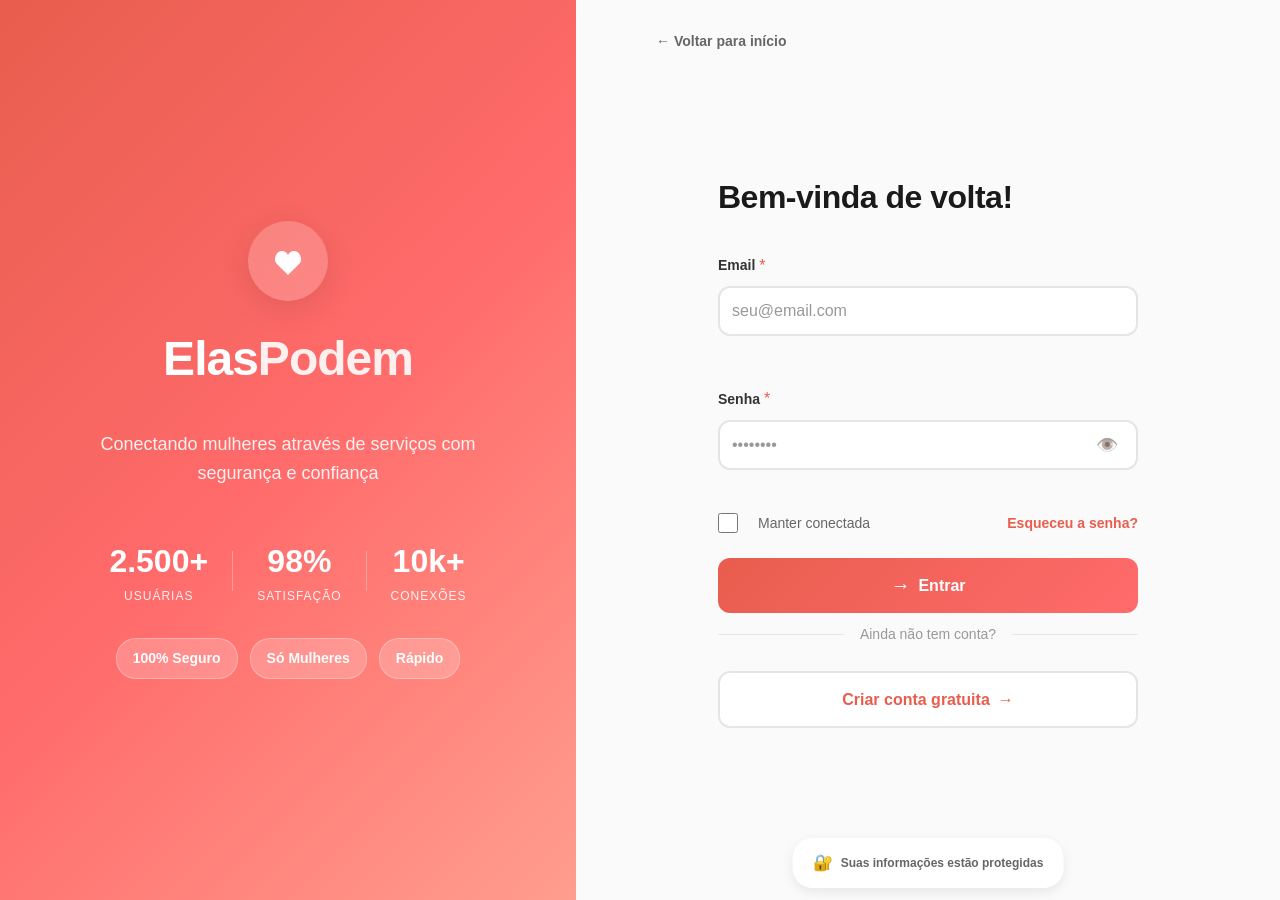
<file: entreelas/frontend/pages/solicitacoes.html>
<!DOCTYPE html>
<html lang="pt-BR">
<head>
    <meta charset="UTF-8">
    <meta name="viewport" content="width=device-width, initial-scale=1.0">
    <title>Solicitações - ElasPodem</title>
    <link rel="stylesheet" href="../assets/css/style.css">
    <link rel="stylesheet" href="../assets/css/dashboard.css">
    <link rel="stylesheet" href="../assets/css/solicitacoes.css">
</head>
<body>
    <header class="header-dashboard">
        <div class="container">
            <a href="dashboard.html" class="logo">
                <h1 class="logo-text">Elas<span class="logo-highlight">Podem</span></h1>
            </a>
            
            <nav class="nav-dashboard">
                <a href="dashboard.html" class="nav-link">Início</a>
                <a href="meus-servicos.html" class="nav-link">Meus Serviços</a>
                <a href="solicitacoes.html" class="nav-link active">Solicitações</a>
                <a href="perfil.html" class="nav-link">Perfil</a>
            </nav>

            <div class="header-actions">
                <div class="user-info" id="userInfo">
                    <span class="user-avatar"><img src="../assets/images/profile3.png" alt=""></span>
                    <span class="user-name" id="userName">Carregando...</span>
                </div>
                <button class="btn-logout" id="btnLogout">Sair</button>
            </div>
        </div>
    </header>

    <section class="solicitacoes-section">
        <div class="container">
            <h2 class="page-title">Minhas Solicitações</h2>
            
            <div class="tabs">
                <button class="tab-btn active" data-tab="enviadas">
                    📤 Solicitações Enviadas
                </button>
                <button class="tab-btn" data-tab="recebidas" id="tabRecebidas">
                    📥 Solicitações Recebidas
                </button>
            </div>

            <div class="tab-content active" id="tab-enviadas">
                <div id="loadingEnviadas" class="loading" style="display: none;">
                    <div class="spinner"></div>
                    <p>Carregando solicitações...</p>
                </div>

                <div id="emptyEnviadas" class="empty-state" style="display: none;">
                    <span class="empty-icon">📭</span>
                    <h4>Nenhuma solicitação enviada</h4>
                    <p>Você ainda não solicitou nenhum serviço</p>
                    <a href="dashboard.html" class="btn-primary">Explorar Serviços</a>
                </div>

                <div id="listEnviadas" class="solicitacoes-list"></div>
            </div>

            <!-- Tab Content: Recebidas -->
            <div class="tab-content" id="tab-recebidas">
                <div id="loadingRecebidas" class="loading" style="display: none;">
                    <div class="spinner"></div>
                    <p>Carregando solicitações...</p>
                </div>

                <div id="emptyRecebidas" class="empty-state" style="display: none;">
                    <span class="empty-icon">📭</span>
                    <h4>Nenhuma solicitação recebida</h4>
                    <p>Você ainda não recebeu solicitações nos seus serviços</p>
                    <a href="meus-servicos.html" class="btn-primary">Gerenciar Serviços</a>
                </div>

                <div id="listRecebidas" class="solicitacoes-list"></div>
            </div>
        </div>
    </section>

    <script src="../assets/js/solicitacoes.js"></script>
</body>
</html>
</file>
<file: entreelas/frontend/assets/css/style.css>
* {
    margin: 0;
    padding: 0;
    box-sizing: border-box;
}

body {
    font-family: -apple-system, BlinkMacSystemFont, 'Segoe UI', 'Roboto', 'Helvetica', 'Arial', sans-serif;
    color: #333;
    line-height: 1.6;
    overflow-x: hidden;
}

a {
    text-decoration: none;
    color: inherit;
}

button {
    font-family: inherit;
}

.container {
    max-width: 1200px;
    margin: 0 auto;
    padding: 0 20px;
}

.text-center {
    text-align: center;
}

.mt-20 {
    margin-top: 20px;
}

.mb-20 {
    margin-bottom: 20px;
}

@keyframes fadeIn {
    from {
        opacity: 0;
        transform: translateY(20px);
    }
    to {
        opacity: 1;
        transform: translateY(0);
    }
}

@keyframes slideInLeft {
    from {
        opacity: 0;
        transform: translateX(-30px);
    }
    to {
        opacity: 1;
        transform: translateX(0);
    }
}

@keyframes slideInRight {
    from {
        opacity: 0;
        transform: translateX(30px);
    }
    to {
        opacity: 1;
        transform: translateX(0);
    }
}

.fade-in {
    animation: fadeIn 0.6s ease-out;
}

.slide-in-left {
    animation: slideInLeft 0.6s ease-out;
}

.slide-in-right {
    animation: slideInRight 0.6s ease-out;
}
</file>
<file: entreelas/frontend/assets/css/landing.css>
.header {
    background-color: #fff;
    padding: 20px 0;
    box-shadow: 0 2px 10px rgba(0,0,0,0.05);
    position: sticky;
    top: 0;
    z-index: 1000;
}

.header .container {
    display: flex;
    justify-content: space-between;
    align-items: center;
}

.logo {
    display: flex;
    align-items: center;
    gap: 8px;
}

.logo-icon {
    width: 40px;
    height: 40px;
    background-color: #E85D4E;
    border-radius: 50%;
    display: flex;
    align-items: center;
    justify-content: center;
    font-size: 20px;
}

.logo-text {
    font-size: 24px;
    font-weight: 700;
    color: #333;
}

.logo-highlight {
    color: #E85D4E;
}

.nav {
    display: flex;
    gap: 30px;
}

.nav-link {
    color: #666;
    font-weight: 500;
    transition: color 0.3s;
}

.nav-link:hover {
    color: #E85D4E;
}

.header-buttons {
    display: flex;
    gap: 15px;
}


.btn-entrar {
    padding: 10px 24px;
    background-color: transparent;
    border: none;
    color: #333;
    font-weight: 600;
    cursor: pointer;
    transition: color 0.3s;
    display: inline-block;
}

.btn-entrar:hover {
    color: #E85D4E;
}

.btn-cadastrar {
    padding: 10px 24px;
    background-color: #E85D4E;
    border: none;
    border-radius: 8px;
    color: white;
    font-weight: 600;
    cursor: pointer;
    transition: background-color 0.3s;
    display: inline-block;
}

.btn-cadastrar:hover {
    background-color: #d54a3b;
}

.mobile-menu-toggle {
    display: none;
    flex-direction: column;
    gap: 5px;
    background: none;
    border: none;
    cursor: pointer;
}

.mobile-menu-toggle span {
    width: 25px;
    height: 3px;
    background-color: #333;
    border-radius: 2px;
    transition: all 0.3s;
}

.hero {
    padding: 80px 0;
    background: linear-gradient(135deg, #FFF5F3 0%, #FFE8E3 100%);
}

.hero-container {
    display: grid;
    grid-template-columns: 1fr 1fr;
    gap: 60px;
    align-items: center;
}

.hero-content {
    display: flex;
    flex-direction: column;
    gap: 24px;
}

.badge {
    display: inline-flex;
    align-items: center;
    gap: 8px;
    background-color: #E8F5E9;
    padding: 8px 16px;
    border-radius: 20px;
    width: fit-content;
    font-size: 14px;
    color: #2E7D32;
}

.badge-icon {
    font-size: 16px;
}

.hero-title {
    font-size: 56px;
    font-weight: 800;
    line-height: 1.2;
    color: #1a1a1a;
}

.text-orange {
    color: #E85D4E;
}

.hero-description {
    font-size: 18px;
    color: #666;
    line-height: 1.8;
}

.hero-buttons {
    display: flex;
    gap: 16px;
    margin-top: 10px;
}

.btn-primary {
    padding: 16px 32px;
    background-color: #E85D4E;
    border: none;
    border-radius: 10px;
    color: white;
    font-size: 16px;
    font-weight: 600;
    cursor: pointer;
    transition: transform 0.2s, background-color 0.3s;
    display: inline-block;
}

.btn-primary:hover {
    background-color: #d54a3b;
    transform: translateY(-2px);
}

.btn-secondary {
    padding: 16px 32px;
    background-color: transparent;
    border: 2px solid #E85D4E;
    border-radius: 10px;
    color: #E85D4E;
    font-size: 16px;
    font-weight: 600;
    cursor: pointer;
    transition: all 0.3s;
    display: inline-block;
}

.btn-secondary:hover {
    background-color: #E85D4E;
    color: white;
}

.social-proof {
    display: flex;
    align-items: center;
    gap: 12px;
    margin-top: 10px;
}

.stars {
    font-size: 20px;
    color: #FFB800;
}

.social-proof-text {
    font-size: 14px;
    color: #666;
}

.hero-image {
    display: flex;
    justify-content: center;
    align-items: center;
}

.image-placeholder {
    width: 100%;
    max-width: 500px;
    height: auto;
    background: white;
    border-radius: 20px;
    padding: 20px;
    box-shadow: 0 20px 60px rgba(0,0,0,0.1);
}

.image-placeholder img{
    width: 100%;
    max-width: 500px;
    height: auto;
    background: white;
    border-radius: 20px;
    padding: 20px;
    box-shadow: 0 20px 60px rgba(0,0,0,0.1);
}

.illustration {
    width: 100%;
    height: auto;
}

.section-como-funciona {
    padding: 100px 0;
    background-color: #FAFAFA;
}

.section-label {
    text-align: center;
    color: #E85D4E;
    font-size: 14px;
    font-weight: 700;
    letter-spacing: 1.5px;
    margin-bottom: 16px;
}

.section-title {
    text-align: center;
    font-size: 42px;
    font-weight: 800;
    color: #1a1a1a;
    margin-bottom: 16px;
}

.section-subtitle {
    text-align: center;
    font-size: 18px;
    color: #666;
    margin-bottom: 60px;
}

.steps {
    display: grid;
    grid-template-columns: repeat(3, 1fr);
    gap: 40px;
}

.step {
    background-color: white;
    padding: 40px;
    border-radius: 16px;
    text-align: center;
    position: relative;
    box-shadow: 0 4px 20px rgba(0,0,0,0.06);
    transition: transform 0.3s;
}

.step:hover {
    transform: translateY(-8px);
}

.step-number {
    position: absolute;
    top: -15px;
    left: 30px;
    background-color: #E85D4E;
    color: white;
    width: 50px;
    height: 50px;
    border-radius: 50%;
    display: flex;
    align-items: center;
    justify-content: center;
    font-weight: 700;
    font-size: 18px;
}

.step-icon {
    font-size: 48px;
    margin: 20px 0;
    background-color: #E8F5E9;
    width: 80px;
    height: 80px;
    display: flex;
    align-items: center;
    justify-content: center;
    border-radius: 50%;
    margin: 20px auto;
}

.step-title {
    font-size: 24px;
    font-weight: 700;
    color: #1a1a1a;
    margin-bottom: 12px;
}

.step-description {
    font-size: 16px;
    color: #666;
    line-height: 1.6;
}

.section-categorias {
    padding: 100px 0;
    background-color: white;
}

.categorias-grid {
    display: grid;
    grid-template-columns: repeat(6, 1fr);
    gap: 24px;
    margin-bottom: 50px;
}

.categoria-card {
    background-color: #FAFAFA;
    padding: 30px 20px;
    border-radius: 12px;
    text-align: center;
    cursor: pointer;
    transition: all 0.3s;
    border: 2px solid transparent;
}

.categoria-card:hover {
    background-color: #FFF5F3;
    border-color: #E85D4E;
    transform: translateY(-4px);
}

.categoria-icon {
    font-size: 36px;
    margin-bottom: 12px;
}

.categoria-nome {
    font-size: 14px;
    font-weight: 600;
    color: #333;
}

.btn-ver-todos {
    display: block;
    margin: 0 auto;
    padding: 16px 40px;
    background-color: transparent;
    border: 2px solid #E85D4E;
    border-radius: 10px;
    color: #E85D4E;
    font-size: 16px;
    font-weight: 600;
    cursor: pointer;
    transition: all 0.3s;
}

.btn-ver-todos:hover {
    background-color: #E85D4E;
    color: white;
}

.section-seguranca {
    padding: 100px 0;
    background: linear-gradient(135deg, #3E2723 0%, #5D4037 100%);
    color: white;
}

.seguranca-container {
    display: grid;
    grid-template-columns: 1fr 1fr;
    gap: 60px;
    align-items: center;
}

.section-label-light {
    color: #FF9E8E;
    font-size: 14px;
    font-weight: 700;
    letter-spacing: 1.5px;
    margin-bottom: 16px;
}

.section-title-light {
    font-size: 42px;
    font-weight: 800;
    color: white;
    margin-bottom: 24px;
}

.seguranca-intro {
    font-size: 16px;
    color: rgba(255,255,255,0.8);
    margin-bottom: 32px;
    line-height: 1.8;
}

.seguranca-items {
    display: flex;
    flex-direction: column;
    gap: 16px;
    margin-bottom: 32px;
}

.seguranca-item {
    display: flex;
    align-items: center;
    gap: 12px;
    font-size: 16px;
}

.check-icon {
    background-color: #E85D4E;
    color: white;
    width: 28px;
    height: 28px;
    border-radius: 50%;
    display: flex;
    align-items: center;
    justify-content: center;
    font-weight: 700;
    flex-shrink: 0;
}

.btn-comecar {
    padding: 16px 32px;
    background-color: #E85D4E;
    border: none;
    border-radius: 10px;
    color: white;
    font-size: 16px;
    font-weight: 600;
    cursor: pointer;
    transition: transform 0.2s;
    display: inline-block;
}

.btn-comecar:hover {
    transform: translateY(-2px);
}

.seguranca-stats {
    display: grid;
    grid-template-columns: repeat(2, 1fr);
    gap: 24px;
}

.stat-card {
    background-color: rgba(255,255,255,0.1);
    padding: 32px;
    border-radius: 16px;
    text-align: center;
    backdrop-filter: blur(10px);
    border: 1px solid rgba(255,255,255,0.2);
}

.stat-number {
    font-size: 48px;
    font-weight: 800;
    color: #FF9E8E;
    margin-bottom: 8px;
}

.stat-label {
    font-size: 14px;
    color: rgba(255,255,255,0.8);
}

.section-cta {
    padding: 100px 0;
    background-color: #FAFAFA;
}

.cta-container {
    text-align: center;
}

.cta-title {
    font-size: 48px;
    font-weight: 800;
    color: #1a1a1a;
    margin-bottom: 20px;
}

.cta-description {
    font-size: 18px;
    color: #666;
    margin-bottom: 40px;
    max-width: 700px;
    margin-left: auto;
    margin-right: auto;
}

.cta-buttons {
    display: flex;
    gap: 20px;
    justify-content: center;
}

.btn-primary-large {
    padding: 18px 40px;
    background-color: #E85D4E;
    border: none;
    border-radius: 10px;
    color: white;
    font-size: 18px;
    font-weight: 600;
    cursor: pointer;
    transition: all 0.3s;
    display: inline-block;
}

.btn-primary-large:hover {
    background-color: #d54a3b;
    transform: translateY(-2px);
}

.btn-secondary-large {
    padding: 18px 40px;
    background-color: transparent;
    border: 2px solid #E85D4E;
    border-radius: 10px;
    color: #E85D4E;
    font-size: 18px;
    font-weight: 600;
    cursor: pointer;
    transition: all 0.3s;
    display: inline-block;
}

.btn-secondary-large:hover {
    background-color: #E85D4E;
    color: white;
}

.footer {
    background-color: #2C2C2C;
    color: white;
    padding: 60px 0 20px;
}

.footer-container {
    display: grid;
    grid-template-columns: 2fr 1fr;
    gap: 80px;
    margin-bottom: 40px;
}

.footer-brand .logo-text {
    color: white;
}

.footer-description {
    font-size: 14px;
    color: rgba(255,255,255,0.7);
    margin-top: 16px;
    line-height: 1.8;
}

.footer-links {
    display: flex;
    gap: 60px;
}

.footer-column {
    display: flex;
    flex-direction: column;
    gap: 16px;
}

.footer-title {
    font-size: 16px;
    font-weight: 700;
    color: white;
    margin-bottom: 8px;
}

.footer-link {
    color: rgba(255,255,255,0.7);
    font-size: 14px;
    transition: color 0.3s;
}

.footer-link:hover {
    color: #E85D4E;
}

.social-icons {
    display: flex;
    gap: 16px;
}

.social-icon {
    width: 40px;
    height: 40px;
    background-color: rgba(255,255,255,0.1);
    border-radius: 50%;
    display: flex;
    align-items: center;
    justify-content: center;
    font-size: 20px;
    transition: all 0.3s;
}

.social-icon:hover {
    background-color: #E85D4E;
    transform: translateY(-2px);
}

.footer-bottom {
    text-align: center;
    padding-top: 30px;
    border-top: 1px solid rgba(255,255,255,0.1);
    font-size: 14px;
    color: rgba(255,255,255,0.6);
}

@media (max-width: 1024px) {
    .hero-container {
        grid-template-columns: 1fr;
    }
    
    .hero-image {
        order: -1;
    }
    
    .seguranca-container {
        grid-template-columns: 1fr;
    }
    
    .steps {
        grid-template-columns: 1fr;
    }
    
    .categorias-grid {
        grid-template-columns: repeat(3, 1fr);
    }

    .nav {
        display: none;
    }

    .mobile-menu-toggle {
        display: flex;
    }
}

@media (max-width: 768px) {
    .header-buttons {
        gap: 10px;
    }

    .btn-entrar, .btn-cadastrar {
        padding: 8px 16px;
        font-size: 14px;
    }
    
    .hero-title {
        font-size: 36px;
    }
    
    .section-title {
        font-size: 32px;
    }
    
    .categorias-grid {
        grid-template-columns: repeat(2, 1fr);
    }
    
    .seguranca-stats {
        grid-template-columns: 1fr;
    }
    
    .footer-container {
        grid-template-columns: 1fr;
        gap: 40px;
    }
    
    .cta-buttons {
        flex-direction: column;
    }

    .hero-buttons {
        flex-direction: column;
    }
}
</file>
<file: entreelas/frontend/assets/css/darkmode-universal.css>
/* ========================================
   DARK MODE UNIVERSAL - DivaConnect
   Funciona em todas as páginas
======================================== */

/* ========== TOGGLE BUTTON ========== */
.dark-mode-toggle-wrapper {
  display: flex;
  align-items: center;
  margin-right: 15px;
}

.dark-mode-toggle {
  position: relative;
  width: 60px;
  height: 32px;
  background: linear-gradient(135deg, #FFF5F3 0%, #FFE8E3 100%);
  border: 2px solid #E85D4E;
  border-radius: 20px;
  cursor: pointer;
  transition: all 0.3s ease;
  display: flex;
  align-items: center;
  justify-content: space-between;
  padding: 0 6px;
  overflow: hidden;
}

.dark-mode-toggle:hover {
  transform: scale(1.05);
}

.dark-mode-toggle::before {
  content: '';
  position: absolute;
  width: 22px;
  height: 22px;
  background-color: #E85D4E;
  border-radius: 50%;
  transition: transform 0.3s ease;
  transform: translateX(0);
  box-shadow: 0 2px 8px rgba(0,0,0,0.2);
}

.dark-mode-toggle.dark {
  background: linear-gradient(135deg, #2a2a2a 0%, #1a1a1a 100%);
  border-color: #FF9E8E;
}

.dark-mode-toggle.dark::before {
  transform: translateX(28px);
  background-color: #FF9E8E;
}

.toggle-icon {
  font-size: 14px;
  z-index: 1;
  transition: opacity 0.3s ease, transform 0.3s ease;
  pointer-events: none;
}

.sun-icon {
  opacity: 1;
  transform: scale(1);
}

.moon-icon {
  opacity: 0;
  transform: scale(0);
}

.dark-mode-toggle.dark .sun-icon {
  opacity: 0;
  transform: scale(0);
}

.dark-mode-toggle.dark .moon-icon {
  opacity: 1;
  transform: scale(1);
}

/* ========== DARK MODE STYLES ========== */

/* Evitar flash de conteúdo */
html {
  transition: background-color 0.3s ease, color 0.3s ease;
}

/* Variáveis de cores light mode (padrão) */
:root {
  --bg-primary: #ffffff;
  --bg-secondary: #FAFAFA;
  --bg-hero: linear-gradient(135deg, #FFF5F3 0%, #FFE8E3 100%);
  --text-primary: #1a1a1a;
  --text-secondary: #666;
  --text-tertiary: rgba(0,0,0,0.6);
  --card-bg: #ffffff;
  --card-hover-bg: #FFF5F3;
  --border-color: #e5e5e5;
  --shadow-sm: 0 2px 10px rgba(0,0,0,0.05);
  --shadow-md: 0 4px 20px rgba(0,0,0,0.06);
  --shadow-lg: 0 20px 60px rgba(0,0,0,0.1);
}

/* Variáveis de cores dark mode */
.dark-mode {
  --bg-primary: #1a1a1a;
  --bg-secondary: #2a2a2a;
  --bg-hero: linear-gradient(135deg, #2a2a2a 0%, #1f1f1f 100%);
  --text-primary: #ffffff;
  --text-secondary: #b0b0b0;
  --text-tertiary: rgba(255,255,255,0.7);
  --card-bg: #2a2a2a;
  --card-hover-bg: #333333;
  --border-color: rgba(255,255,255,0.1);
  --shadow-sm: 0 2px 10px rgba(0,0,0,0.3);
  --shadow-md: 0 4px 20px rgba(0,0,0,0.4);
  --shadow-lg: 0 20px 60px rgba(0,0,0,0.5);
}

/* ========== APLICAR ESTILOS ========== */

/* Body e fundos principais */
.dark-mode {
  background-color: var(--bg-primary);
  color: var(--text-primary);
}

/* Header */
.dark-mode .header {
  background-color: var(--bg-primary);
  box-shadow: var(--shadow-sm);
  border-bottom: 1px solid var(--border-color);
}

.dark-mode .logo-text {
  color: var(--text-primary);
}

.dark-mode .nav-link {
  color: var(--text-secondary);
}

.dark-mode .nav-link:hover {
  color: #FF9E8E;
}

.dark-mode .btn-entrar {
  color: var(--text-primary);
}

.dark-mode .btn-entrar:hover {
  color: #FF9E8E;
}

.dark-mode .mobile-menu-toggle span {
  background-color: var(--text-primary);
}

/* Hero Section */
.dark-mode .hero {
  background: var(--bg-hero);
}

.dark-mode .hero-title {
  color: var(--text-primary);
}

.dark-mode .hero-description {
  color: var(--text-secondary);
}

.dark-mode .social-proof-text {
  color: var(--text-secondary);
}

.dark-mode .image-placeholder,
.dark-mode .image-placeholder img {
  background: var(--card-bg);
  box-shadow: var(--shadow-lg);
}

/* Badge */
.dark-mode .badge {
  background-color: rgba(46, 125, 50, 0.2);
  color: #81c784;
}

/* Como Funciona Section */
.dark-mode .section-como-funciona {
  background-color: var(--bg-secondary);
}

.dark-mode .section-title {
  color: var(--text-primary);
}

.dark-mode .section-subtitle {
  color: var(--text-secondary);
}

.dark-mode .step {
  background-color: var(--card-bg);
  box-shadow: var(--shadow-md);
  border: 1px solid var(--border-color);
}

.dark-mode .step-title {
  color: var(--text-primary);
}

.dark-mode .step-description {
  color: var(--text-secondary);
}

.dark-mode .step-icon {
  background-color: rgba(232, 93, 78, 0.15);
}

/* Categorias Section */
.dark-mode .section-categorias {
  background-color: var(--bg-primary);
}

.dark-mode .categoria-card {
  background-color: var(--bg-secondary);
  border: 2px solid var(--border-color);
}

.dark-mode .categoria-card:hover {
  background-color: var(--card-hover-bg);
  border-color: #FF9E8E;
}

.dark-mode .categoria-nome {
  color: var(--text-primary);
}

.dark-mode .btn-ver-todos {
  border-color: #FF9E8E;
  color: #FF9E8E;
}

.dark-mode .btn-ver-todos:hover {
  background-color: #FF9E8E;
  color: #1a1a1a;
}

/* Segurança Section */
.dark-mode .section-seguranca {
  background: linear-gradient(135deg, #1a1a1a 0%, #2a2a2a 100%);
}

.dark-mode .stat-card {
  background-color: rgba(255,255,255,0.05);
  border: 1px solid rgba(255,255,255,0.1);
}

/* CTA Section */
.dark-mode .section-cta {
  background-color: var(--bg-secondary);
}

.dark-mode .cta-title {
  color: var(--text-primary);
}

.dark-mode .cta-description {
  color: var(--text-secondary);
}

.dark-mode .btn-secondary-large {
  border-color: #FF9E8E;
  color: #FF9E8E;
}

.dark-mode .btn-secondary-large:hover {
  background-color: #FF9E8E;
  color: #1a1a1a;
}

/* Footer */
.dark-mode .footer {
  background-color: #0a0a0a;
  border-top: 1px solid var(--border-color);
}

.dark-mode .footer-description,
.dark-mode .footer-link {
  color: var(--text-tertiary);
}

.dark-mode .footer-link:hover {
  color: #FF9E8E;
}

.dark-mode .social-icon {
  background-color: rgba(255,255,255,0.05);
}

.dark-mode .social-icon:hover {
  background-color: #FF9E8E;
}

.dark-mode .footer-bottom {
  border-top: 1px solid rgba(255,255,255,0.05);
  color: var(--text-tertiary);
}

/* ========== PÁGINAS DE LOGIN/CADASTRO ========== */

/* Formulários */
.dark-mode .form-container {
  background-color: var(--card-bg);
  box-shadow: var(--shadow-lg);
  border: 1px solid var(--border-color);
}

.dark-mode input[type="text"],
.dark-mode input[type="email"],
.dark-mode input[type="password"],
.dark-mode input[type="tel"],
.dark-mode select,
.dark-mode textarea {
  background-color: var(--bg-secondary);
  border-color: var(--border-color);
  color: var(--text-primary);
}

.dark-mode input::placeholder {
  color: var(--text-secondary);
}

.dark-mode input:focus {
  border-color: #FF9E8E;
  background-color: var(--card-bg);
}

.dark-mode label {
  color: var(--text-secondary);
}

/* Links */
.dark-mode a {
  color: #FF9E8E;
}

.dark-mode a:hover {
  color: #ff7a66;
}

/* Cards e Containers */
.dark-mode .card,
.dark-mode .panel,
.dark-mode .box {
  background-color: var(--card-bg);
  border-color: var(--border-color);
  box-shadow: var(--shadow-md);
}

/* Textos gerais */
.dark-mode h1,
.dark-mode h2,
.dark-mode h3,
.dark-mode h4,
.dark-mode h5,
.dark-mode h6 {
  color: var(--text-primary);
}

.dark-mode p {
  color: var(--text-secondary);
}

/* ========== TRANSIÇÕES SUAVES ========== */
.dark-mode * {
  transition: background-color 0.3s ease, 
              color 0.3s ease, 
              border-color 0.3s ease,
              box-shadow 0.3s ease;
}

/* Exceções - sem transição */
.dark-mode .no-transition,
.dark-mode img,
.dark-mode video {
  transition: none;
}

/* ========== RESPONSIVE ========== */
@media (max-width: 768px) {
  .dark-mode-toggle {
    width: 50px;
    height: 28px;
  }
  
  .dark-mode-toggle::before {
    width: 20px;
    height: 20px;
  }
  
  .dark-mode-toggle.dark::before {
    transform: translateX(22px);
  }
  
  .toggle-icon {
    font-size: 12px;
  }

  .dark-mode-toggle-wrapper {
    margin-right: 10px;
  }
}
</file>
<file: entreelas/frontend/assets/css/login.css>
* {
    margin: 0;
    padding: 0;
    box-sizing: border-box;
}

body {
    font-family: -apple-system, BlinkMacSystemFont, 'Segoe UI', 'Roboto', 'Oxygen', sans-serif;
    overflow: hidden;
}

.login-wrapper {
    display: grid;
    grid-template-columns: 45% 55%;
    height: 100vh;
    position: relative;
}

.login-brand-side {
    background: linear-gradient(135deg, #E85D4E 0%, #FF6B6B 50%, #FF9E8E 100%);
    position: relative;
    overflow: hidden;
    display: flex;
    align-items: center;
    justify-content: center;
}

.floating-shapes {
    position: absolute;
    width: 100%;
    height: 100%;
    overflow: hidden;
}

.shape {
    position: absolute;
    border-radius: 50%;
    background: rgba(255, 255, 255, 0.1);
    backdrop-filter: blur(10px);
    animation: float 20s infinite ease-in-out;
}

.shape-1 {
    width: 300px;
    height: 300px;
    top: -100px;
    left: -100px;
    animation-delay: 0s;
}

.shape-2 {
    width: 200px;
    height: 200px;
    bottom: -50px;
    right: -50px;
    animation-delay: 5s;
}

.shape-3 {
    width: 150px;
    height: 150px;
    top: 50%;
    left: 10%;
    animation-delay: 10s;
}

.shape-4 {
    width: 100px;
    height: 100px;
    bottom: 20%;
    left: 60%;
    animation-delay: 15s;
}

@keyframes float {
    0%, 100% {
        transform: translate(0, 0) scale(1);
    }
    33% {
        transform: translate(30px, -30px) scale(1.1);
    }
    66% {
        transform: translate(-20px, 20px) scale(0.9);
    }
}

.brand-content {
    position: relative;
    z-index: 1;
    text-align: center;
    color: white;
    padding: 40px;
    animation: slideInLeft 0.8s ease-out;
}

.brand-logo {
    margin-bottom: 32px;
}

.logo-circle {
    width: 80px;
    height: 80px;
    background: rgba(255, 255, 255, 0.2);
    backdrop-filter: blur(20px);
    border-radius: 50%;
    display: flex;
    align-items: center;
    justify-content: center;
    margin: 0 auto 20px;
    box-shadow: 0 8px 32px rgba(0, 0, 0, 0.1);
    animation: pulse 2s infinite;
}

.heart-svg {
    width: 40px;
    height: 40px;
}

@keyframes pulse {
    0%, 100% {
        transform: scale(1);
    }
    50% {
        transform: scale(1.05);
    }
}

.brand-title {
    font-size: 48px;
    font-weight: 900;
    letter-spacing: -1px;
}

.brand-highlight {
    color: rgba(255, 255, 255, 0.9);
}

.brand-tagline {
    max-width: 400px;
    margin: 0 auto 48px;
}

.brand-tagline p {
    font-size: 18px;
    line-height: 1.6;
    color: rgba(255, 255, 255, 0.9);
}

.brand-stats {
    display: flex;
    justify-content: center;
    align-items: center;
    gap: 24px;
    margin-bottom: 32px;
    flex-wrap: wrap;
}

.stat-item {
    display: flex;
    flex-direction: column;
    align-items: center;
}

.stat-number {
    font-size: 32px;
    font-weight: 800;
    display: block;
}

.stat-label {
    font-size: 12px;
    opacity: 0.9;
    text-transform: uppercase;
    letter-spacing: 1px;
}

.stat-divider {
    width: 1px;
    height: 40px;
    background: rgba(255, 255, 255, 0.3);
}

.brand-features {
    display: flex;
    justify-content: center;
    gap: 12px;
    flex-wrap: wrap;
}

.feature-chip {
    padding: 8px 16px;
    background: rgba(255, 255, 255, 0.2);
    backdrop-filter: blur(10px);
    border-radius: 20px;
    font-size: 14px;
    font-weight: 600;
    border: 1px solid rgba(255, 255, 255, 0.3);
}

.login-form-side {
    background: #FAFAFA;
    display: flex;
    flex-direction: column;
    justify-content: center;
    padding: 60px 80px;
    position: relative;
    overflow-y: auto;
    animation: slideInRight 0.8s ease-out;
}

.back-link {
    position: absolute;
    top: 30px;
    left: 80px;
    color: #666;
    text-decoration: none;
    font-size: 14px;
    font-weight: 600;
    transition: all 0.3s;
    display: flex;
    align-items: center;
    gap: 8px;
}

.back-link:hover {
    color: #E85D4E;
    transform: translateX(-4px);
}

.form-wrapper {
    max-width: 420px;
    width: 100%;
    margin: 0 auto;
}

.form-header {
    margin-bottom: 40px;
}

.form-title {
    font-size: 36px;
    font-weight: 800;
    color: #1a1a1a;
    margin-bottom: -40px;
    letter-spacing: -0.5px;
}

.form-description {
    font-size: 16px;
    color: #666;
}

.modern-form {
    display: flex;
    flex-direction: column;
    gap: 24px;
}

.input-group {
    display: flex;
    flex-direction: column;
    gap: 8px;
}

.input-label {
    display: flex;
    align-items: center;
    gap: 4px;
}

.label-text {
    font-size: 14px;
    font-weight: 600;
    color: #333;
}

.label-required {
    color: #E85D4E;
}

.input-wrapper {
    position: relative;
    display: flex;
    align-items: center;
}

.input-icon {
    position: absolute;
    left: 16px;
    font-size: 18px;
    pointer-events: none;
}

.modern-input {
    width: 100%;
    padding: 14px 16px 14px 12px;
    border: 2px solid #E5E5E5;
    border-radius: 12px;
    font-size: 16px;
    background: white;
    transition: all 0.3s;
    font-family: inherit;
}

.modern-input:focus {
    outline: none;
    border-color: #E85D4E;
    box-shadow: 0 0 0 4px rgba(232, 93, 78, 0.1);
}

.modern-input::placeholder {
    color: #999;
}

.toggle-visibility {
    position: absolute;
    right: 16px;
    background: none;
    border: none;
    cursor: pointer;
    font-size: 18px;
    padding: 4px;
    opacity: 0.6;
    transition: opacity 0.3s;
}

.toggle-visibility:hover {
    opacity: 1;
}

.input-error {
    font-size: 13px;
    color: #DC3545;
    min-height: 18px;
}

.form-options {
    display: flex;
    justify-content: space-between;
    align-items: center;
}

.custom-checkbox {
    display: flex;
    align-items: center;
    gap: 10px;
    cursor: pointer;
    user-select: none;
}

.custom-checkbox input[type="checkbox"] {
    width: 20px;
    height: 20px;
    cursor: pointer;
    accent-color: #E85D4E;
}

.checkbox-label {
    font-size: 14px;
    color: #666;
}

.link-secondary {
    font-size: 14px;
    color: #E85D4E;
    text-decoration: none;
    font-weight: 600;
    transition: color 0.3s;
}

.link-secondary:hover {
    color: #d54a3b;
}

.submit-button {
    width: 100%;
    padding: 16px;
    background: linear-gradient(135deg, #E85D4E 0%, #FF6B6B 100%);
    border: none;
    border-radius: 12px;
    color: white;
    font-size: 16px;
    font-weight: 600;
    cursor: pointer;
    transition: all 0.3s;
    position: relative;
    overflow: hidden;
}

.submit-button::before {
    content: '';
    position: absolute;
    top: 50%;
    left: 50%;
    width: 0;
    height: 0;
    border-radius: 50%;
    background: rgba(255, 255, 255, 0.2);
    transform: translate(-50%, -50%);
    transition: width 0.6s, height 0.6s;
}

.submit-button:hover::before {
    width: 300px;
    height: 300px;
}

.submit-button:hover {
    transform: translateY(-2px);
    box-shadow: 0 8px 24px rgba(232, 93, 78, 0.3);
}

.submit-button:active {
    transform: translateY(0);
}

.submit-button:disabled {
    opacity: 0.6;
    cursor: not-allowed;
    transform: none;
}

.button-content {
    display: flex;
    align-items: center;
    justify-content: center;
    gap: 8px;
    position: relative;
    z-index: 1;
}

.button-icon {
    font-size: 20px;
    transition: transform 0.3s;
}

.submit-button:hover .button-icon {
    transform: translateX(4px);
}

.button-loader {
    display: none;
    width: 20px;
    height: 20px;
    border: 3px solid rgba(255, 255, 255, 0.3);
    border-top-color: white;
    border-radius: 50%;
    animation: spin 0.8s linear infinite;
}

@keyframes spin {
    to { transform: rotate(360deg); }
}

.form-footer {
    margin-top: 32px;
}

.divider {
    text-align: center;
    position: relative;
    margin-bottom: 24px;
}

.divider::before {
    content: '';
    position: absolute;
    top: 50%;
    left: 0;
    right: 0;
    height: 1px;
    background: #E5E5E5;
}

.divider-text {
    position: relative;
    background: #FAFAFA;
    padding: 0 16px;
    font-size: 14px;
    color: #999;
}

.link-create-account {
    display: flex;
    align-items: center;
    justify-content: center;
    gap: 8px;
    padding: 14px;
    background: white;
    border: 2px solid #E5E5E5;
    border-radius: 12px;
    color: #E85D4E;
    text-decoration: none;
    font-weight: 600;
    transition: all 0.3s;
}

.link-create-account:hover {
    border-color: #E85D4E;
    background: #FFF5F3;
    transform: translateY(-2px);
}

.link-arrow {
    transition: transform 0.3s;
}

.link-create-account:hover .link-arrow {
    transform: translateX(4px);
}

.security-badge {
    position: absolute;
    bottom: 12px;
    left: 50%;
    transform: translateX(-50%);
    display: flex;
    align-items: center;
    gap: 8px;
    padding: 12px 20px;
    background: white;
    border-radius: 20px;
    box-shadow: 0 4px 12px rgba(0, 0, 0, 0.08);
}

.badge-icon {
    font-size: 16px;
}

.badge-text {
    font-size: 12px;
    color: #666;
    font-weight: 600;
}

.alert {
    padding: 12px 16px;
    border-radius: 10px;
    font-size: 14px;
    margin-bottom: 16px;
    animation: slideDown 0.3s ease-out;
}

.alert-success {
    background-color: #D4EDDA;
    color: #155724;
    border: 1px solid #C3E6CB;
}

.alert-error {
    background-color: #F8D7DA;
    color: #721C24;
    border: 1px solid #F5C6CB;
}

@keyframes slideDown {
    from {
        opacity: 0;
        transform: translateY(-10px);
    }
    to {
        opacity: 1;
        transform: translateY(0);
    }
}

@keyframes slideInLeft {
    from {
        opacity: 0;
        transform: translateX(-30px);
    }
    to {
        opacity: 1;
        transform: translateX(0);
    }
}

@keyframes slideInRight {
    from {
        opacity: 0;
        transform: translateX(30px);
    }
    to {
        opacity: 1;
        transform: translateX(0);
    }
}

@media (max-width: 1024px) {
    .login-wrapper {
        grid-template-columns: 1fr;
    }

    .login-brand-side {
        display: none;
    }

    .login-form-side {
        padding: 40px;
    }

    .back-link {
        left: 40px;
    }
}

@media (max-width: 768px) {
    .login-form-side {
        padding: 32px 24px;
    }

    .back-link {
        left: 24px;
        top: 24px;
    }

    .form-title {
        font-size: 28px;
    }

    .security-badge {
        position: relative;
        bottom: auto;
        left: auto;
        transform: none;
        margin-top: 32px;
    }
}
.header {
    background-color: #fff;
    padding: 20px 0;
    box-shadow: 0 2px 10px rgba(0,0,0,0.05);
}

.header .container {
    display: flex;
    justify-content: space-between;
    align-items: center;
}

.logo {
    display: flex;
    align-items: center;
    gap: 8px;
}

.logo-icon {
    width: 40px;
    height: 40px;
    background-color: #E85D4E;
    border-radius: 50%;
    display: flex;
    align-items: center;
    justify-content: center;
    font-size: 20px;
}

.logo-text {
    font-size: 24px;
    font-weight: 700;
    color: #333;
}

.logo-highlight {
    color: #E85D4E;
}

.nav {
    display: flex;
    gap: 30px;
}

.nav-link {
    color: #666;
    font-weight: 500;
    transition: color 0.3s;
}

.nav-link:hover {
    color: #E85D4E;
}

.btn-cadastrar {
    padding: 10px 24px;
    background-color: #E85D4E;
    border: none;
    border-radius: 8px;
    color: white;
    font-weight: 600;
    cursor: pointer;
    transition: background-color 0.3s;
    display: inline-block;
}

.btn-cadastrar:hover {
    background-color: #d54a3b;
}

.login-section {
    min-height: calc(100vh - 160px);
    background: linear-gradient(135deg, #FFF5F3 0%, #FFE8E3 100%);
    padding: 60px 0;
    display: flex;
    align-items: center;
}

.login-container {
    display: grid;
    grid-template-columns: 1fr 1fr;
    gap: 60px;
    align-items: center;
}

.login-info {
    display: flex;
    align-items: center;
    margin-bottom: 119%;
}

.info-content {
    max-width: 500px;
}

.info-title {
    font-size: 48px;
    font-weight: 800;
    color: #1a1a1a;
    margin-bottom: 20px;
    line-height: 1.2;
}

.info-description {
    font-size: 18px;
    color: #666;
    line-height: 1.8;
    margin-bottom: 40px;
}

.info-features {
    display: flex;
    flex-direction: column;
    gap: 24px;
}

.feature-item {
    display: flex;
    gap: 16px;
    align-items: flex-start;
}

.feature-icon {
    font-size: 32px;
    background-color: #FFF5F3;
    width: 60px;
    height: 60px;
    border-radius: 12px;
    display: flex;
    align-items: center;
    justify-content: center;
    flex-shrink: 0;
}

.feature-item h4 {
    font-size: 18px;
    font-weight: 700;
    color: #1a1a1a;
    margin-bottom: 4px;
}

.feature-item p {
    font-size: 14px;
    color: #666;
}

.login-form-container {
    display: flex;
    justify-content: center;
}

.form-card {
    background-color: white;
    padding: 38px;
    border-radius: 20px;
    box-shadow: 0 20px 60px rgba(0,0,0,0.1);
    width: 91%;
    max-width: 480px;
}

.form-title {
    font-size: 32px;
    font-weight: 800;
    color: #1a1a1a;
    margin-bottom: -50px;
}

.form-subtitle {
    font-size: 16px;
    color: #666;
    margin-bottom: 32px;
}

.form {
    display: flex;
    flex-direction: column;
    gap: 24px;
}

.form-group {
    display: flex;
    flex-direction: column;
    margin-top: 7%;
}

.form-label {
    font-size: 14px;
    font-weight: 600;
    color: #333;
}

.form-input {
    padding: 14px 16px;
    border: 2px solid #E5E5E5;
    border-radius: 10px;
    font-size: 16px;
    color: #333;
    transition: all 0.3s;
    width: 100%;
}

.form-input:focus {
    outline: none;
    border-color: #E85D4E;
    box-shadow: 0 0 0 4px rgba(232, 93, 78, 0.1);
}

.form-input::placeholder {
    color: #999;
}

.form-error {
    font-size: 13px;
    color: #DC3545;
    min-height: 18px;
}

.password-wrapper {
    position: relative;
}

.password-wrapper .form-input {
    padding-right: 50px;
}

.toggle-password {
    position: absolute;
    right: 12px;
    top: 50%;
    transform: translateY(-50%);
    background: none;
    border: none;
    cursor: pointer;
    font-size: 20px;
    padding: 8px;
    opacity: 0.6;
    transition: opacity 0.3s;
}

.toggle-password:hover {
    opacity: 1;
}

.form-options {
    display: flex;
    justify-content: space-between;
    align-items: center;
    margin-top: -8px;
}

.checkbox-container {
    display: flex;
    align-items: center;
    gap: 8px;
    font-size: 14px;
    color: #666;
    cursor: pointer;
    user-select: none;
}

.checkbox-container input[type="checkbox"] {
    width: 18px;
    height: 18px;
    cursor: pointer;
    accent-color: #E85D4E;
}

.forgot-password {
    font-size: 14px;
    color: #E85D4E;
    font-weight: 600;
    transition: color 0.3s;
}

.forgot-password:hover {
    color: #d54a3b;
}

.btn-submit {
    padding: 16px;
    background-color: #E85D4E;
    border: none;
    border-radius: 10px;
    color: white;
    font-size: 16px;
    font-weight: 600;
    cursor: pointer;
    transition: all 0.3s;
    position: relative;
    display: flex;
    align-items: center;
    justify-content: center;
    gap: 8px;
}

.btn-submit:hover {
    background-color: #d54a3b;
    transform: translateY(-2px);
    box-shadow: 0 4px 12px rgba(232, 93, 78, 0.3);
}

.btn-submit:disabled {
    background-color: #ccc;
    cursor: not-allowed;
    transform: none;
}

.loader {
    width: 20px;
    height: 20px;
    border: 3px solid rgba(255,255,255,0.3);
    border-top-color: white;
    border-radius: 50%;
    animation: spin 0.8s linear infinite;
}

@keyframes spin {
    to { transform: rotate(360deg); }
}

.form-footer {
    text-align: center;
    margin-top: 8px;
}

.form-footer p {
    font-size: 14px;
    color: #666;
}

.link-primary {
    color: #E85D4E;
    font-weight: 600;
    transition: color 0.3s;
}

.link-primary:hover {
    color: #d54a3b;
}

#messageContainer {
    margin-bottom: 16px;
}

.alert {
    padding: 12px 16px;
    border-radius: 8px;
    font-size: 14px;
    margin-bottom: 16px;
    animation: slideDown 0.3s ease-out;
}

.alert-success {
    background-color: #D4EDDA;
    color: #155724;
    border: 1px solid #C3E6CB;
}

.alert-error {
    background-color: #F8D7DA;
    color: #721C24;
    border: 1px solid #F5C6CB;
}

@keyframes slideDown {
    from {
        opacity: 0;
        transform: translateY(-10px);
    }
    to {
        opacity: 1;
        transform: translateY(0);
    }
}

.footer {
    background-color: #2C2C2C;
    color: white;
    padding: 30px 0;
    text-align: center;
}

.footer-text {
    font-size: 14px;
    color: rgba(255,255,255,0.7);
}

@media (max-width: 1024px) {
    .login-container {
        grid-template-columns: 1fr;
        gap: 40px;
    }

    .login-info {
        text-align: center;
        justify-content: center;
    }

    .info-content {
        max-width: 600px;
    }

    .info-features {
        align-items: center;
    }

    .feature-item {
        max-width: 400px;
    }
}

@media (max-width: 768px) {
    .nav {
        display: none;
    }

    .login-section {
        padding: 40px 0;
    }

    .form-card {
        padding: 32px 24px;
    }

    .info-title {
        font-size: 36px;
    }

    .form-title {
        font-size: 28px;
    }

    .form-options {
        flex-direction: column;
        align-items: flex-start;
        gap: 12px;
    }
}
</file>
<file: entreelas/frontend/assets/css/cadastro.css>
.btn-entrar-header {
    padding: 10px 24px;
    background-color: transparent;
    border: 2px solid #E85D4E;
    border-radius: 8px;
    color: #E85D4E;
    font-weight: 600;
    cursor: pointer;
    transition: all 0.3s;
    display: inline-block;
}

.btn-entrar-header:hover {
    background-color: #E85D4E;
    color: white;
}

.cadastro-section {
    padding: 80px 0;
}


.form-row {
    display: grid;
    grid-template-columns: 1fr 1fr;
    gap: 16px;
}

.form-textarea {
    resize: vertical;
    min-height: 100px;
    font-family: inherit;
}

.prestadora-section {
    background-color: #FFF5F3;
    padding: 20px;
    border-radius: 12px;
    border: 2px solid #FFE8E3;
}

.prestadora-checkbox {
    cursor: pointer;
    display: flex;
    align-items: flex-start;
    gap: 12px;
}

.prestadora-checkbox input[type="checkbox"] {
    margin-top: 4px;
}

.prestadora-checkbox strong {
    font-size: 16px;
    color: #1a1a1a;
    display: block;
    margin-bottom: 4px;
}

.checkbox-description {
    font-size: 13px;
    color: #666;
    margin: 0;
}

.checkmark-custom {
    width: 20px;
    height: 20px;
    border: 2px solid #E85D4E;
    border-radius: 4px;
    flex-shrink: 0;
    margin-top: 2px;
}

input[type="checkbox"]:checked + .checkmark-custom {
    background-color: #E85D4E;
    position: relative;
}

input[type="checkbox"]:checked + .checkmark-custom::after {
    content: '✓';
    position: absolute;
    color: white;
    font-size: 14px;
    font-weight: bold;
    top: 50%;
    left: 50%;
    transform: translate(-50%, -50%);
}

.prestadora-fields {
    background-color: #F8F9FA;
    padding: 24px;
    border-radius: 12px;
    border: 2px solid #E5E5E5;
    animation: slideDown 0.3s ease-out;
}

.terms-text {
    font-size: 13px;
    color: #666;
}

select.form-input {
    cursor: pointer;
    appearance: none;
    background-image: url("data:image/svg+xml,%3Csvg xmlns='http://www.w3.org/2000/svg' width='12' height='12' viewBox='0 0 12 12'%3E%3Cpath fill='%23333' d='M6 9L1 4h10z'/%3E%3C/svg%3E");
    background-repeat: no-repeat;
    background-position: right 16px center;
    padding-right: 40px;
}

@media (max-width: 768px) {
    .form-row {
        grid-template-columns: 1fr;
    }

    .cadastro-section {
        padding: 40px 0;
    }
}
</file>
<file: entreelas/frontend/assets/css/dashboard.css>
.header-dashboard {
    background-color: #fff;
    padding: 20px 0;
    box-shadow: 0 2px 10px rgba(0,0,0,0.08);
    position: sticky;
    top: 0;
    z-index: 1000;
}

.header-dashboard .container {
    display: flex;
    justify-content: space-between;
    align-items: center;
    gap: 40px;
}

.logo {
    display: flex;
    align-items: center;
    gap: 8px;
    text-decoration: none;
}

.logo-icon {
    width: 40px;
    height: 40px;
    background-color: #E85D4E;
    border-radius: 50%;
    display: flex;
    align-items: center;
    justify-content: center;
    font-size: 20px;
}

.logo-text {
    font-size: 24px;
    font-weight: 700;
    color: #333;
}

.logo-highlight {
    color: #E85D4E;
}

.nav-dashboard {
    display: flex;
    gap: 30px;
    flex: 1;
}

.nav-link {
    color: #666;
    font-weight: 500;
    text-decoration: none;
    transition: color 0.3s;
    padding: 8px 0;
}

.nav-link:hover,
.nav-link.active {
    color: #E85D4E;
}

.header-actions {
    display: flex;
    align-items: center;
    gap: 20px;
}

.user-info {
    display: flex;
    align-items: center;
    gap: 10px;
    padding: 8px 16px;
    background-color: #F8F9FA;
    border-radius: 20px;
}

.user-avatar {
    font-size: 20px;
}

.user-name {
    font-weight: 600;
    color: #333;
    font-size: 14px;
}

.btn-logout {
    padding: 10px 20px;
    background-color: transparent;
    border: 2px solid #E85D4E;
    border-radius: 8px;
    color: #E85D4E;
    font-weight: 600;
    cursor: pointer;
    transition: all 0.3s;
}

.btn-logout:hover {
    background-color: #E85D4E;
    color: white;
}

.hero-dashboard {
    background: linear-gradient(135deg, #FFF5F3 0%, #FFE8E3 100%);
    padding: 60px 0;
}

.hero-title {
    font-size: 42px;
    font-weight: 800;
    color: #1a1a1a;
    margin-bottom: 12px;
}

.hero-subtitle {
    font-size: 18px;
    color: #666;
    margin-bottom: 32px;
}

.search-box {
    display: flex;
    gap: 12px;
    max-width: 700px;
}

.search-input {
    flex: 1;
    padding: 16px 20px;
    border: 2px solid #E5E5E5;
    border-radius: 12px;
    font-size: 16px;
    transition: all 0.3s;
}

.search-input:focus {
    outline: none;
    border-color: #E85D4E;
    box-shadow: 0 0 0 4px rgba(232, 93, 78, 0.1);
}

.search-btn {
    padding: 16px 32px;
    background-color: #E85D4E;
    border: none;
    border-radius: 12px;
    color: white;
    font-size: 16px;
    font-weight: 600;
    cursor: pointer;
    transition: all 0.3s;
    white-space: nowrap;
}

.search-btn:hover {
    background-color: #d54a3b;
    transform: translateY(-2px);
}

.filters-section {
    padding: 30px 0;
    background-color: white;
    border-bottom: 1px solid #E5E5E5;
}

.filters {
    display: flex;
    gap: 16px;
    align-items: center;
}

.filter-select {
    padding: 12px 16px;
    border: 2px solid #E5E5E5;
    border-radius: 8px;
    font-size: 14px;
    cursor: pointer;
    background-color: white;
    transition: all 0.3s;
    appearance: none;
    background-image: url("data:image/svg+xml,%3Csvg xmlns='http://www.w3.org/2000/svg' width='12' height='12' viewBox='0 0 12 12'%3E%3Cpath fill='%23333' d='M6 9L1 4h10z'/%3E%3C/svg%3E");
    background-repeat: no-repeat;
    background-position: right 12px center;
    padding-right: 36px;
}

.filter-select:focus {
    outline: none;
    border-color: #E85D4E;
}

.btn-clear-filters {
    padding: 12px 20px;
    background-color: #F8F9FA;
    border: none;
    border-radius: 8px;
    color: #666;
    font-size: 14px;
    font-weight: 600;
    cursor: pointer;
    transition: all 0.3s;
}

.btn-clear-filters:hover {
    background-color: #E5E5E5;
}

.services-section {
    padding: 60px 0;
    background-color: #FAFAFA;
    min-height: 500px;
}

.section-title {
    font-size: 32px;
    font-weight: 800;
    color: #1a1a1a;
    margin-bottom: 40px;
}

.services-grid {
    display: grid;
    grid-template-columns: repeat(auto-fill, minmax(320px, 1fr));
    gap: 24px;
}

.service-card {
    background-color: white;
    border-radius: 16px;
    padding: 24px;
    box-shadow: 0 4px 20px rgba(0,0,0,0.06);
    transition: all 0.3s;
    cursor: pointer;
    border: 2px solid transparent;
}

.service-card:hover {
    transform: translateY(-4px);
    box-shadow: 0 8px 30px rgba(0,0,0,0.12);
    border-color: #E85D4E;
}

.service-header {
    display: flex;
    align-items: flex-start;
    gap: 16px;
    margin-bottom: 16px;
}

.service-icon {
    width: 60px;
    height: 60px;
    background: linear-gradient(135deg, #E85D4E 0%, #FF9E8E 100%);
    border-radius: 12px;
    display: flex;
    align-items: center;
    justify-content: center;
    font-size: 28px;
    flex-shrink: 0;
}

.service-info-header {
    flex: 1;
}

.service-title {
    font-size: 20px;
    font-weight: 700;
    color: #1a1a1a;
    margin-bottom: 4px;
}

.service-category {
    display: inline-block;
    padding: 4px 12px;
    background-color: #E8F5E9;
    color: #2E7D32;
    border-radius: 12px;
    font-size: 12px;
    font-weight: 600;
}

.service-description {
    color: #666;
    font-size: 14px;
    line-height: 1.6;
    margin-bottom: 16px;
    display: -webkit-box;
    -webkit-line-clamp: 3;
    -webkit-box-orient: vertical;
    overflow: hidden;
}

.service-footer {
    display: flex;
    justify-content: space-between;
    align-items: center;
    padding-top: 16px;
    border-top: 1px solid #E5E5E5;
}

.service-provider {
    display: flex;
    align-items: center;
    gap: 8px;
}

.provider-avatar {
    width: 32px;
    height: 32px;
    background-color: #E85D4E;
    border-radius: 50%;
    display: flex;
    align-items: center;
    justify-content: center;
    color: white;
    font-weight: 600;
    font-size: 14px;
}

.provider-info {
    display: flex;
    flex-direction: column;
}

.provider-name {
    font-size: 14px;
    font-weight: 600;
    color: #333;
}

.provider-location {
    font-size: 12px;
    color: #999;
}

.service-price {
    font-size: 20px;
    font-weight: 700;
    color: #E85D4E;
}

.btn-solicitar {
    width: 100%;
    padding: 12px;
    background-color: #E85D4E;
    border: none;
    border-radius: 8px;
    color: white;
    font-weight: 600;
    cursor: pointer;
    transition: all 0.3s;
    margin-top: 12px;
}

.btn-solicitar:hover {
    background-color: #d54a3b;
}

.loading {
    text-align: center;
    padding: 60px 20px;
}

.spinner {
    width: 50px;
    height: 50px;
    border: 4px solid #E5E5E5;
    border-top-color: #E85D4E;
    border-radius: 50%;
    animation: spin 0.8s linear infinite;
    margin: 0 auto 20px;
}

@keyframes spin {
    to { transform: rotate(360deg); }
}

.empty-state {
    text-align: center;
    padding: 80px 20px;
}

.empty-icon {
    font-size: 64px;
    margin-bottom: 20px;
    display: block;
}

.empty-state h4 {
    font-size: 24px;
    font-weight: 700;
    color: #333;
    margin-bottom: 12px;
}

.empty-state p {
    font-size: 16px;
    color: #666;
}

.modal {
    display: none;
    position: fixed;
    top: 0;
    left: 0;
    width: 100%;
    height: 100%;
    background-color: rgba(0,0,0,0.5);
    z-index: 2000;
    animation: fadeIn 0.3s;
}

.modal.active {
    display: flex;
    align-items: center;
    justify-content: center;
}

.modal-content {
    background-color: white;
    border-radius: 20px;
    width: 90%;
    max-width: 600px;
    max-height: 90vh;
    overflow-y: auto;
    animation: slideUp 0.3s;
}

@keyframes fadeIn {
    from { opacity: 0; }
    to { opacity: 1; }
}

@keyframes slideUp {
    from {
        opacity: 0;
        transform: translateY(30px);
    }
    to {
        opacity: 1;
        transform: translateY(0);
    }
}

.modal-header {
    padding: 24px;
    border-bottom: 1px solid #E5E5E5;
    display: flex;
    justify-content: space-between;
    align-items: center;
}

.modal-header h3 {
    font-size: 24px;
    font-weight: 700;
    color: #1a1a1a;
}

.modal-close {
    background: none;
    border: none;
    font-size: 32px;
    color: #999;
    cursor: pointer;
    transition: color 0.3s;
}

.modal-close:hover {
    color: #E85D4E;
}

.modal-body {
    padding: 24px;
}

.service-info {
    background-color: #F8F9FA;
    padding: 20px;
    border-radius: 12px;
    margin-bottom: 24px;
}

.form-group {
    margin-bottom: 20px;
}

.form-group label {
    display: block;
    font-size: 14px;
    font-weight: 600;
    color: #333;
    margin-bottom: 8px;
}

.form-input {
    width: 100%;
    padding: 12px;
    border: 2px solid #E5E5E5;
    border-radius: 8px;
    font-size: 14px;
    font-family: inherit;
    transition: all 0.3s;
    resize: vertical;
}

.form-input:focus {
    outline: none;
    border-color: #E85D4E;
}

.modal-footer {
    display: flex;
    gap: 12px;
    margin-top: 24px;
}

.btn-primary,
.btn-secondary {
    flex: 1;
    padding: 14px;
    border: none;
    border-radius: 8px;
    font-weight: 600;
    cursor: pointer;
    transition: all 0.3s;
    display: flex;
    align-items: center;
    justify-content: center;
    gap: 8px;
}

.btn-primary {
    background-color: #E85D4E;
    color: white;
}

.btn-primary:hover {
    background-color: #d54a3b;
}

.btn-secondary {
    background-color: #F8F9FA;
    color: #666;
}

.btn-secondary:hover {
    background-color: #E5E5E5;
}

.loader {
    width: 16px;
    height: 16px;
    border: 2px solid rgba(255,255,255,0.3);
    border-top-color: white;
    border-radius: 50%;
    animation: spin 0.8s linear infinite;
}

@media (max-width: 1024px) {
    .services-grid {
        grid-template-columns: repeat(auto-fill, minmax(280px, 1fr));
    }

    .nav-dashboard {
        display: none;
    }
}

@media (max-width: 768px) {
    .hero-title {
        font-size: 32px;
    }

    .search-box {
        flex-direction: column;
    }

    .filters {
        flex-direction: column;
    }

    .filter-select,
    .btn-clear-filters {
        width: 100%;
    }

    .services-grid {
        grid-template-columns: 1fr;
    }

    .header-dashboard .container {
        flex-wrap: wrap;
    }

    .header-actions {
        width: 100%;
        justify-content: space-between;
    }
}
</file>
<file: entreelas/frontend/assets/css/meus-servicos.css>
.meus-servicos-section {
    padding: 60px 0;
    background-color: #FAFAFA;
    min-height: calc(100vh - 80px);
}

.page-header {
    display: flex;
    justify-content: space-between;
    align-items: center;
    margin-bottom: 40px;
}

.page-title {
    font-size: 36px;
    font-weight: 800;
    color: #1a1a1a;
}

.btn-add-servico {
    padding: 14px 28px;
    background-color: #E85D4E;
    border: none;
    border-radius: 10px;
    color: white;
    font-size: 16px;
    font-weight: 600;
    cursor: pointer;
    transition: all 0.3s;
}

.btn-add-servico:hover {
    background-color: #d54a3b;
    transform: translateY(-2px);
}

.servicos-grid {
    display: grid;
    grid-template-columns: repeat(auto-fill, minmax(350px, 1fr));
    gap: 24px;
}

.servico-card-own {
    background-color: white;
    border-radius: 16px;
    padding: 24px;
    box-shadow: 0 4px 20px rgba(0,0,0,0.06);
    transition: all 0.3s;
    position: relative;
}

.servico-card-own:hover {
    box-shadow: 0 8px 30px rgba(0,0,0,0.12);
    transform: translateY(-4px);
}

.servico-status {
    position: absolute;
    top: 16px;
    right: 16px;
    padding: 6px 12px;
    border-radius: 20px;
    font-size: 12px;
    font-weight: 600;
}

.status-ativo {
    background-color: #E8F5E9;
    color: #2E7D32;
}

.status-inativo {
    background-color: #FFEBEE;
    color: #C62828;
}

.servico-card-header {
    display: flex;
    gap: 16px;
    margin-bottom: 16px;
}

.servico-card-icon {
    width: 60px;
    height: 60px;
    background: linear-gradient(135deg, #E85D4E 0%, #FF9E8E 100%);
    border-radius: 12px;
    display: flex;
    align-items: center;
    justify-content: center;
    font-size: 28px;
    flex-shrink: 0;
    margin-top: 23px;
}

.servico-card-info {
    flex: 1;
    margin-top: 23px;
}

.servico-card-title {
    font-size: 20px;
    font-weight: 700;
    color: #1a1a1a;
    margin-bottom: 6px;
}

.servico-card-category {
    display: inline-block;
    padding: 4px 12px;
    background-color: #E8F5E9;
    color: #2E7D32;
    border-radius: 12px;
    font-size: 12px;
    font-weight: 600;
}

.servico-card-description {
    color: #666;
    font-size: 14px;
    line-height: 1.6;
    margin-bottom: 16px;
    display: -webkit-box;
    -webkit-line-clamp: 3;
    -webkit-box-orient: vertical;
    overflow: hidden;
}

.servico-card-meta {
    display: flex;
    gap: 20px;
    margin-bottom: 16px;
    font-size: 14px;
    color: #666;
}

.meta-badge {
    display: flex;
    align-items: center;
    gap: 6px;
    padding: 6px 12px;
    background-color: #F8F9FA;
    border-radius: 8px;
}

.servico-card-actions {
    display: flex;
    gap: 8px;
    padding-top: 16px;
    border-top: 1px solid #E5E5E5;
}

.btn-action-card {
    flex: 1;
    padding: 10px;
    border: none;
    border-radius: 8px;
    font-size: 14px;
    font-weight: 600;
    cursor: pointer;
    transition: all 0.3s;
}

.btn-editar {
    background-color: #2196F3;
    color: white;
}

.btn-editar:hover {
    background-color: #1976D2;
}

.btn-toggle {
    background-color: #FFA726;
    color: white;
}

.btn-toggle:hover {
    background-color: #FB8C00;
}

.btn-excluir {
    background-color: #DC3545;
    color: white;
}

.btn-excluir:hover {
    background-color: #C82333;
}

/* Modal */
.modal-large {
    max-width: 700px;
}

.form-row {
    display: grid;
    grid-template-columns: 1fr 1fr;
    gap: 16px;
}

.form-textarea {
    resize: vertical;
    min-height: 120px;
}

@media (max-width: 768px) {
    .page-header {
        flex-direction: column;
        gap: 20px;
        align-items: flex-start;
    }

    .btn-add-servico {
        width: 100%;
    }

    .servicos-grid {
        grid-template-columns: 1fr;
    }

    .form-row {
        grid-template-columns: 1fr;
    }

    .servico-card-actions {
        flex-direction: column;
    }
}
</file>
<file: entreelas/frontend/assets/css/perfil.css>
.perfil-section {
    padding: 60px 0;
    background-color: #FAFAFA;
    min-height: calc(100vh - 80px);
}

.page-title {
    font-size: 36px;
    font-weight: 800;
    color: #1a1a1a;
    margin-bottom: 40px;
}

.perfil-container {
    display: grid;
    grid-template-columns: 350px 1fr;
    gap: 32px;
}

.perfil-foto-card {
    background-color: white;
    border-radius: 16px;
    padding: 32px;
    box-shadow: 0 4px 20px rgba(0,0,0,0.06);
    display: flex;
    flex-direction: column;
    align-items: center;
    gap: 20px;
    height: fit-content;
    position: sticky;
    top: 100px;
}

.foto-preview {
    width: 200px;
    height: 200px;
    border-radius: 50%;
    overflow: hidden;
    border: 4px solid #E85D4E;
    display: flex;
    align-items: center;
    justify-content: center;
    background-color: #F8F9FA;
}

.foto-preview img {
    width: 100%;
    height: 100%;
    object-fit: cover;
}

.foto-placeholder {
    width: 100%;
    height: 100%;
    background: linear-gradient(135deg, #E85D4E 0%, #FF9E8E 100%);
    display: flex;
    align-items: center;
    justify-content: center;
    font-size: 64px;
    font-weight: 700;
    color: white;
}

.btn-upload {
    width: 100%;
    padding: 12px;
    background-color: #E85D4E;
    border: none;
    border-radius: 8px;
    color: white;
    font-weight: 600;
    cursor: pointer;
    transition: all 0.3s;
}

.btn-upload:hover {
    background-color: #d54a3b;
}

.btn-remove-foto {
    width: 100%;
    padding: 10px;
    background-color: #DC3545;
    border: none;
    border-radius: 8px;
    color: white;
    font-size: 14px;
    font-weight: 600;
    cursor: pointer;
    transition: all 0.3s;
}

.btn-remove-foto:hover {
    background-color: #C82333;
}

.prestadora-badge {
    width: 100%;
    padding: 12px;
    background: linear-gradient(135deg, #FFD700 0%, #FFA500 100%);
    border-radius: 8px;
    text-align: center;
    color: white;
    font-weight: 600;
    display: flex;
    align-items: center;
    justify-content: center;
    gap: 8px;
}

.badge-icon {
    font-size: 20px;
}

.perfil-form-card {
    background-color: white;
    border-radius: 16px;
    padding: 40px;
    box-shadow: 0 4px 20px rgba(0,0,0,0.06);
}

.section-subtitle {
    font-size: 24px;
    font-weight: 700;
    color: #1a1a1a;
    margin-bottom: 24px;
    padding-bottom: 12px;
    border-bottom: 2px solid #E5E5E5;
}

.form-group {
    margin-bottom: 20px;
}

.form-group label {
    display: block;
    font-size: 14px;
    font-weight: 600;
    color: #333;
    margin-bottom: 8px;
}

.form-input {
    width: 100%;
    padding: 12px 16px;
    border: 2px solid #E5E5E5;
    border-radius: 8px;
    font-size: 16px;
    transition: all 0.3s;
}

.form-input:focus {
    outline: none;
    border-color: #E85D4E;
    box-shadow: 0 0 0 4px rgba(232, 93, 78, 0.1);
}

.form-input:disabled {
    background-color: #F8F9FA;
    cursor: not-allowed;
}

.form-hint {
    display: block;
    font-size: 12px;
    color: #999;
    margin-top: 4px;
}

.form-row {
    display: grid;
    grid-template-columns: 1fr 1fr;
    gap: 16px;
}

.form-textarea {
    resize: vertical;
    min-height: 100px;
    font-family: inherit;
}

.form-error {
    font-size: 13px;
    color: #DC3545;
    display: block;
    min-height: 18px;
    margin-top: 4px;
}

.btn-save-perfil {
    width: 100%;
    padding: 16px;
    background-color: #E85D4E;
    border: none;
    border-radius: 10px;
    color: white;
    font-size: 16px;
    font-weight: 600;
    cursor: pointer;
    transition: all 0.3s;
    margin-top: 24px;
    display: flex;
    align-items: center;
    justify-content: center;
    gap: 8px;
}

.btn-save-perfil:hover {
    background-color: #d54a3b;
    transform: translateY(-2px);
}

.btn-save-perfil:disabled {
    background-color: #ccc;
    cursor: not-allowed;
    transform: none;
}

.senha-section {
    margin-top: 48px;
    padding-top: 32px;
    border-top: 2px solid #E5E5E5;
}

.btn-change-password {
    width: 100%;
    padding: 14px;
    background-color: #2196F3;
    border: none;
    border-radius: 10px;
    color: white;
    font-size: 16px;
    font-weight: 600;
    cursor: pointer;
    transition: all 0.3s;
    margin-top: 16px;
    display: flex;
    align-items: center;
    justify-content: center;
    gap: 8px;
}

.btn-change-password:hover {
    background-color: #1976D2;
}

.danger-zone {
    margin-top: 48px;
    padding: 24px;
    background-color: #FFEBEE;
    border: 2px solid #FFCDD2;
    border-radius: 12px;
}

.danger-title {
    color: #C62828;
    border-bottom-color: #FFCDD2;
}

.danger-description {
    color: #666;
    font-size: 14px;
    line-height: 1.6;
    margin-bottom: 16px;
}

.btn-delete-account {
    width: 100%;
    padding: 14px;
    background-color: #DC3545;
    border: none;
    border-radius: 10px;
    color: white;
    font-size: 16px;
    font-weight: 600;
    cursor: pointer;
    transition: all 0.3s;
}

.btn-delete-account:hover {
    background-color: #C82333;
}

#messageContainer,
#senhaMessage {
    margin: 16px 0;
}

.alert {
    padding: 12px 16px;
    border-radius: 8px;
    font-size: 14px;
    margin-bottom: 16px;
}

.alert-success {
    background-color: #D4EDDA;
    color: #155724;
    border: 1px solid #C3E6CB;
}

.alert-error {
    background-color: #F8D7DA;
    color: #721C24;
    border: 1px solid #F5C6CB;
}

.loader {
    width: 20px;
    height: 20px;
    border: 3px solid rgba(255,255,255,0.3);
    border-top-color: white;
    border-radius: 50%;
    animation: spin 0.8s linear infinite;
}

@keyframes spin {
    to { transform: rotate(360deg); }
}

@media (max-width: 1024px) {
    .perfil-container {
        grid-template-columns: 1fr;
    }

    .perfil-foto-card {
        position: relative;
        top: 0;
    }
}

@media (max-width: 768px) {
    .page-title {
        font-size: 28px;
    }

    .perfil-form-card {
        padding: 24px;
    }

    .form-row {
        grid-template-columns: 1fr;
    }

    .foto-preview {
        width: 150px;
        height: 150px;
    }

    .foto-placeholder {
        font-size: 48px;
    }
}
</file>
<file: entreelas/frontend/assets/css/solicitacoes.css>
.solicitacoes-section {
    padding: 60px 0;
    background-color: #FAFAFA;
    min-height: calc(100vh - 80px);
}

.page-title {
    font-size: 36px;
    font-weight: 800;
    color: #1a1a1a;
    margin-bottom: 40px;
}

.tabs {
    display: flex;
    gap: 12px;
    margin-bottom: 32px;
    border-bottom: 2px solid #E5E5E5;
}

.tab-btn {
    padding: 16px 32px;
    background-color: transparent;
    border: none;
    border-bottom: 3px solid transparent;
    color: #666;
    font-size: 16px;
    font-weight: 600;
    cursor: pointer;
    transition: all 0.3s;
    position: relative;
    bottom: -2px;
}

.tab-btn:hover {
    color: #E85D4E;
}

.tab-btn.active {
    color: #E85D4E;
    border-bottom-color: #E85D4E;
}

.tab-content {
    display: none;
}

.tab-content.active {
    display: block;
}

.solicitacoes-list {
    display: flex;
    flex-direction: column;
    gap: 20px;
}

.solicitacao-card {
    background-color: white;
    border-radius: 16px;
    padding: 24px;
    box-shadow: 0 4px 20px rgba(0,0,0,0.06);
    transition: all 0.3s;
    border-left: 4px solid #E5E5E5;
}

.solicitacao-card:hover {
    box-shadow: 0 8px 30px rgba(0,0,0,0.12);
}

.solicitacao-card.pendente {
    border-left-color: #FFA500;
}

.solicitacao-card.aceita {
    border-left-color: #4CAF50;
}

.solicitacao-card.recusada {
    border-left-color: #DC3545;
}

.solicitacao-header {
    display: flex;
    justify-content: space-between;
    align-items: flex-start;
    margin-bottom: 16px;
}

.solicitacao-info {
    flex: 1;
}

.solicitacao-title {
    font-size: 20px;
    font-weight: 700;
    color: #1a1a1a;
    margin-bottom: 8px;
}

.solicitacao-meta {
    display: flex;
    flex-wrap: wrap;
    gap: 16px;
    font-size: 14px;
    color: #666;
    margin-bottom: 12px;
}

.meta-item {
    display: flex;
    align-items: center;
    gap: 6px;
}

.status-badge {
    display: inline-block;
    padding: 6px 16px;
    border-radius: 20px;
    font-size: 13px;
    font-weight: 600;
    text-transform: uppercase;
}

.status-badge.pendente {
    background-color: #FFF3E0;
    color: #F57C00;
}

.status-badge.aceita {
    background-color: #E8F5E9;
    color: #2E7D32;
}

.status-badge.recusada {
    background-color: #FFEBEE;
    color: #C62828;
}

.solicitacao-body {
    margin-bottom: 16px;
}

.solicitacao-descricao {
    font-size: 14px;
    color: #666;
    line-height: 1.6;
    margin-bottom: 12px;
}

.solicitacao-mensagem {
    background-color: #F8F9FA;
    padding: 12px;
    border-radius: 8px;
    font-size: 14px;
    color: #666;
    border-left: 3px solid #E85D4E;
}

.solicitacao-footer {
    display: flex;
    justify-content: space-between;
    align-items: center;
    padding-top: 16px;
    border-top: 1px solid #E5E5E5;
}

.solicitante-info {
    display: flex;
    align-items: center;
    gap: 12px;
}

.solicitante-avatar {
    width: 40px;
    height: 40px;
    background-color: #E85D4E;
    border-radius: 50%;
    display: flex;
    align-items: center;
    justify-content: center;
    color: white;
    font-weight: 600;
    font-size: 16px;
}

.solicitante-dados h5 {
    font-size: 14px;
    font-weight: 600;
    color: #333;
    margin-bottom: 2px;
}

.solicitante-dados p {
    font-size: 12px;
    color: #999;
}

.solicitacao-actions {
    display: flex;
    gap: 12px;
}

.btn-action {
    padding: 10px 20px;
    border: none;
    border-radius: 8px;
    font-size: 14px;
    font-weight: 600;
    cursor: pointer;
    transition: all 0.3s;
}

.btn-aceitar {
    background-color: #4CAF50;
    color: white;
}

.btn-aceitar:hover {
    background-color: #45A049;
}

.btn-recusar {
    background-color: #DC3545;
    color: white;
}

.btn-recusar:hover {
    background-color: #C82333;
}

.btn-contato {
    background-color: #E85D4E;
    color: white;
}

.btn-contato:hover {
    background-color: #d54a3b;
}

/* Responsividade */
@media (max-width: 768px) {
    .page-title {
        font-size: 28px;
    }

    .tabs {
        overflow-x: auto;
    }

    .tab-btn {
        padding: 12px 20px;
        font-size: 14px;
        white-space: nowrap;
    }

    .solicitacao-header {
        flex-direction: column;
        gap: 12px;
    }

    .solicitacao-footer {
        flex-direction: column;
        gap: 16px;
        align-items: flex-start;
    }

    .solicitacao-actions {
        width: 100%;
        flex-direction: column;
    }

    .btn-action {
        width: 100%;
    }
}
</file>
